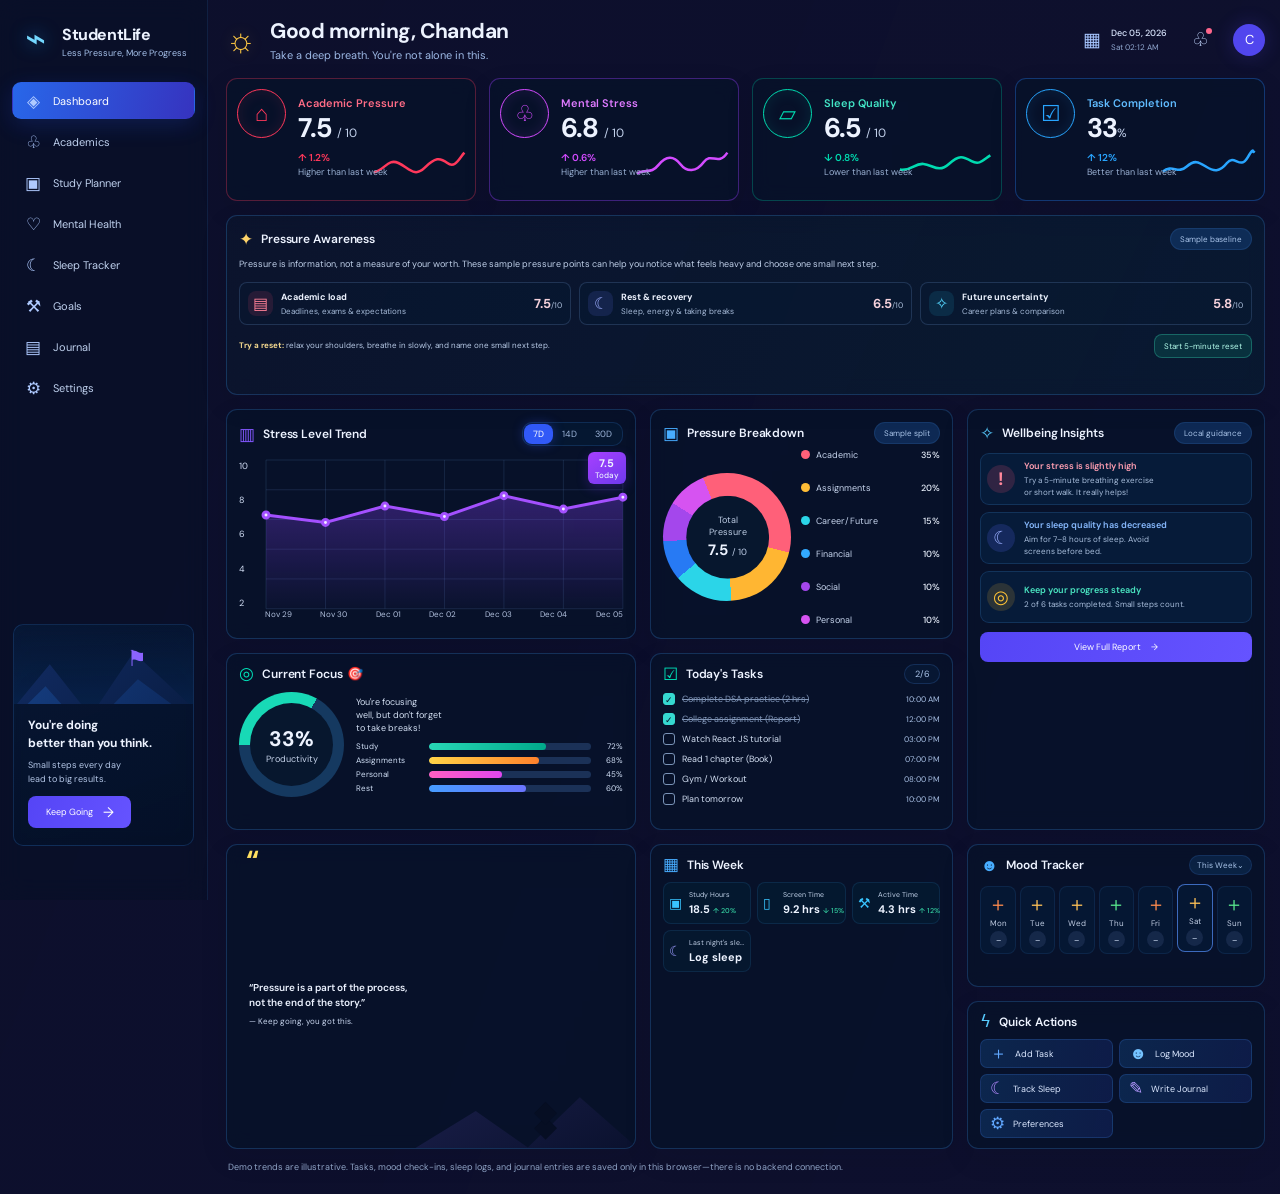
<file: StudentLife/index.html>
<!DOCTYPE html>
<html lang="en">

<head>
    <meta charset="UTF-8">
    <meta name="viewport" content="width=device-width, initial-scale=1.0">
    <meta name="theme-color" content="#071326">
    <title>StudentLife | Pressure dashboard</title>
    <link rel="stylesheet" href="style.css">
</head>

<body>
    <canvas class="webgl" aria-hidden="true"></canvas>
    <div class="app-shell">
        <aside class="sidebar">
            <a class="brand" href="#dashboard" aria-label="StudentLife dashboard">
                <span class="brand-mark">⌁</span>
                <span><strong>StudentLife</strong><small>Less Pressure, More Progress</small></span>
            </a>

            <nav class="navigation" aria-label="Main navigation">
                <a class="nav-link is-active" href="index.html" aria-current="page"><span class="nav-icon">◈</span>Dashboard</a>
                <a class="nav-link" href="academics.html"><span class="nav-icon">♧</span>Academics</a>
                <a class="nav-link" href="planner.html"><span class="nav-icon">▣</span>Study Planner</a>
                <a class="nav-link" href="wellbeing.html"><span class="nav-icon">♡</span>Mental Health</a>
                <a class="nav-link" href="sleep.html"><span class="nav-icon">☾</span>Sleep Tracker</a>
                <a class="nav-link" href="goals.html"><span class="nav-icon">⚒</span>Goals</a>
                <a class="nav-link" href="journal.html"><span class="nav-icon">▤</span>Journal</a>
                <a class="nav-link" href="settings.html"><span class="nav-icon">⚙</span>Settings</a>
            </nav>

            <section class="encouragement" aria-label="Encouragement">
                <div class="mountain-art" aria-hidden="true"><span>⚑</span></div>
                <h2>You're doing<br>better than you think.</h2>
                <p>Small steps every day<br>lead to big results.</p>
                <a class="button button-primary button-small" href="#focus">Keep Going <span>→</span></a>
            </section>
        </aside>

        <main class="dashboard" id="dashboard">
            <header class="topbar">
                <div class="welcome">
                    <span class="sun-icon" aria-hidden="true">☼</span>
                    <div>
                        <h1><span id="greeting">Good morning</span>, <span id="profile-name">Chandan</span></h1>
                        <p>Take a deep breath. You're not alone in this.</p>
                    </div>
                </div>
                <div class="top-actions">
                    <div class="date-display"><span class="action-icon">▦</span><span><strong id="today-date">09 Oct
                                2026</strong><small id="today-time">Sat, 10:24 AM</small></span></div>
                    <button class="icon-button notification-button" type="button"
                        aria-label="Notifications">♧<i></i></button>
                    <button class="profile-avatar" type="button" aria-label="Profile">C</button>
                </div>
            </header>

            <section class="metric-grid" aria-label="Your weekly overview">
                <article class="metric-card metric-pink">
                    <div class="metric-icon">⌂</div>
                    <div class="metric-content">
                        <h2>Academic Pressure</h2>
                        <p class="metric-value">7.5 <span>/ 10</span></p>
                        <p class="metric-change">↑ 1.2% <span>Higher than last week</span></p>
                    </div>
                    <svg class="sparkline" viewBox="0 0 100 36" aria-hidden="true">
                        <path d="M2 28 C14 25 17 13 28 18 S45 34 56 23 72 12 80 18 92 14 98 7" />
                    </svg>
                </article>
                <article class="metric-card metric-purple">
                    <div class="metric-icon">♧</div>
                    <div class="metric-content">
                        <h2>Mental Stress</h2>
                        <p class="metric-value">6.8 <span>/ 10</span></p>
                        <p class="metric-change">↑ 0.6% <span>Higher than last week</span></p>
                    </div>
                    <svg class="sparkline" viewBox="0 0 100 36" aria-hidden="true">
                        <path d="M2 29 C12 24 17 30 25 20 S41 10 48 19 65 28 73 17 88 22 98 7" />
                    </svg>
                </article>
                <article class="metric-card metric-teal">
                    <div class="metric-icon">▱</div>
                    <div class="metric-content">
                        <h2>Sleep Quality</h2>
                        <p class="metric-value">6.5 <span>/ 10</span></p>
                        <p class="metric-change positive">↓ 0.8% <span>Lower than last week</span></p>
                    </div>
                    <svg class="sparkline" viewBox="0 0 100 36" aria-hidden="true">
                        <path d="M2 25 C15 27 17 18 27 19 S43 29 54 19 69 11 78 16 91 14 98 10" />
                    </svg>
                </article>
                <article class="metric-card metric-blue">
                    <div class="metric-icon">☑</div>
                    <div class="metric-content">
                        <h2>Task Completion</h2>
                        <p class="metric-value">72<span>%</span></p>
                        <p class="metric-change">↑ 12% <span>Better than last week</span></p>
                    </div>
                    <svg class="sparkline" viewBox="0 0 100 36" aria-hidden="true">
                        <path d="M2 27 C12 19 18 30 27 22 S40 17 48 22 62 28 70 18 84 26 92 12 97 10 99 5" />
                    </svg>
                </article>
            </section>

            <section class="content-grid" aria-label="Dashboard details">
                <article class="panel trend-panel" id="academics">
                    <div class="panel-heading">
                        <h2><span class="heading-icon purple-text">▥</span>Stress Level Trend</h2>
                        <div class="segmented-control" role="group" aria-label="Trend time range"><button
                                class="is-selected" type="button" data-range="7D">7D</button><button type="button"
                                data-range="14D">14D</button><button type="button" data-range="30D">30D</button></div>
                    </div>
                    <div class="chart">
                        <div class="chart-y-labels">
                            <span>10</span><span>8</span><span>6</span><span>4</span><span>2</span>
                        </div>
                        <div class="chart-area">
                            <svg viewBox="0 0 600 250" preserveAspectRatio="none" role="img"
                                aria-label="Stress levels stayed between 5.8 and 7.5 over the last seven days">
                                <defs>
                                    <linearGradient id="chart-fill" x1="0" x2="0" y1="0" y2="1">
                                        <stop offset="0%" stop-color="#8b42ff" stop-opacity=".32" />
                                        <stop offset="100%" stop-color="#8b42ff" stop-opacity=".02" />
                                    </linearGradient>
                                </defs>
                                <path class="chart-gridline"
                                    d="M0 0H600 M0 50H600 M0 100H600 M0 150H600 M0 200H600 M0 250H600 M0 0V250 M100 0V250 M200 0V250 M300 0V250 M400 0V250 M500 0V250 M600 0V250" />
                                <path class="chart-area-fill"
                                    d="M0 105 C40 112 62 126 100 120 S166 82 200 91 265 115 300 102 366 68 400 74 465 101 500 91 565 72 600 60 V250 H0Z" />
                                <path class="chart-line"
                                    d="M0 105 C40 112 62 126 100 120 S166 82 200 91 265 115 300 102 366 68 400 74 465 101 500 91 565 72 600 60" />
                                <g class="chart-points">
                                    <circle cx="0" cy="105" r="5" />
                                    <circle cx="100" cy="120" r="5" />
                                    <circle cx="200" cy="91" r="5" />
                                    <circle cx="300" cy="102" r="5" />
                                    <circle cx="400" cy="74" r="5" />
                                    <circle cx="500" cy="91" r="5" />
                                    <circle cx="600" cy="60" r="5" />
                                </g>
                            </svg>
                            <span class="chart-tooltip">7.5<small>Today</small></span>
                        </div>
                    </div>
                    <div class="chart-x-labels"><span>03 Oct</span><span>04 Oct</span><span>05 Oct</span><span>06
                            Oct</span><span>07 Oct</span><span>08 Oct</span><span>09 Oct</span></div>
                </article>

                <article class="panel breakdown-panel">
                    <div class="panel-heading">
                        <h2><span class="heading-icon blue-text">▣</span>Pressure Breakdown</h2>
                        <span class="tag">Sample split</span>
                    </div>
                    <div class="breakdown-content">
                        <div class="donut">
                            <div><span>Total<br>Pressure</span><strong>7.5 <small>/ 10</small></strong></div>
                        </div>
                        <ul class="legend">
                            <li><button type="button" data-topic="academic"><i
                                        class="legend-pink"></i><span>Academic</span><strong>35%</strong></button></li>
                            <li><button type="button" data-topic="academic"><i
                                        class="legend-yellow"></i><span>Assignments</span><strong>20%</strong></button>
                            </li>
                            <li><button type="button" data-topic="future"><i
                                        class="legend-cyan"></i><span>Career/Future</span><strong>15%</strong></button>
                            </li>
                            <li><button type="button" data-topic="future"><i
                                        class="legend-blue"></i><span>Financial</span><strong>10%</strong></button></li>
                            <li><button type="button" data-topic="future"><i
                                        class="legend-purple"></i><span>Social</span><strong>10%</strong></button></li>
                            <li><button type="button" data-topic="future"><i
                                        class="legend-violet"></i><span>Personal</span><strong>10%</strong></button>
                            </li>
                        </ul>
                    </div>
                </article>

                <article class="panel insights-panel" id="insights">
                    <div class="panel-heading">
                        <h2><span class="heading-icon cyan-text">✧</span>Wellbeing Insights</h2><span class="tag">Local
                            guidance</span>
                    </div>
                    <div class="insight-list">
                        <div class="insight insight-alert"><span class="insight-emoji">!</span>
                            <div><strong>Your stress is slightly high</strong>
                                <p>Try a 5-minute breathing exercise<br class="wide-only"> or short walk. It really
                                    helps!</p>
                            </div>
                        </div>
                        <div class="insight insight-sleep"><span class="insight-emoji">☾</span>
                            <div><strong>Your sleep quality has decreased</strong>
                                <p>Aim for 7–8 hours of sleep. Avoid<br class="wide-only"> screens before bed.</p>
                            </div>
                        </div>
                        <div class="insight insight-good"><span class="insight-emoji">◎</span>
                            <div><strong>Good progress on tasks!</strong>
                                <p>You're 12% ahead this week.<br class="wide-only"> Keep it up!</p>
                            </div>
                        </div>
                    </div>
                    <a class="button button-primary report-button" href="#journal">View Full Report <span>→</span></a>
                </article>

                <article class="panel awareness-panel" id="wellbeing">
                    <div class="panel-heading">
                        <h2><span class="heading-icon yellow-text">✦</span>Pressure Awareness</h2>
                        <span class="tag">Sample baseline</span>
                    </div>
                    <p class="awareness-intro">Pressure is information, not a measure of your worth. These sample
                        pressure points can help you notice what feels heavy and choose one small next step.</p>
                    <div class="pressure-points">
                        <button class="pressure-point pressure-academic" type="button" data-topic="academic">
                            <span class="pressure-point-icon">▤</span><span><strong>Academic
                                    load</strong><small>Deadlines, exams &amp;
                                    expectations</small></span><b>7.5<small>/10</small></b>
                        </button>
                        <button class="pressure-point pressure-sleep" type="button" data-topic="sleep">
                            <span class="pressure-point-icon">☾</span><span><strong>Rest &amp;
                                    recovery</strong><small>Sleep, energy &amp; taking
                                    breaks</small></span><b>6.5<small>/10</small></b>
                        </button>
                        <button class="pressure-point pressure-future" type="button" data-topic="future">
                            <span class="pressure-point-icon">✧</span><span><strong>Future
                                    uncertainty</strong><small>Career plans &amp;
                                    comparison</small></span><b>5.8<small>/10</small></b>
                        </button>
                    </div>
                    <div class="awareness-footer">
                        <p><strong>Try a reset:</strong> relax your shoulders, breathe in slowly, and name one small
                            next step.</p>
                        <button class="button breathing-button" type="button" data-action="breathing">Start 5-minute
                            reset</button>
                    </div>
                </article>

                <article class="panel focus-panel" id="focus">
                    <div class="panel-heading">
                        <h2><span class="heading-icon teal-text">◎</span>Current Focus <span
                                class="target-icon">🎯</span></h2>
                    </div>
                    <div class="focus-content">
                        <div class="progress-ring">
                            <div><strong>72%</strong><span>Productivity</span></div>
                        </div>
                        <div class="focus-breakdown">
                            <p>You're focusing<br>well, but don't forget<br>to take breaks!</p>
                            <div class="progress-row"><span>Study</span>
                                <div><i style="width:72%"></i></div><b>72%</b>
                            </div>
                            <div class="progress-row orange"><span>Assignments</span>
                                <div><i style="width:68%"></i></div><b>68%</b>
                            </div>
                            <div class="progress-row pink"><span>Personal</span>
                                <div><i style="width:45%"></i></div><b>45%</b>
                            </div>
                            <div class="progress-row blue"><span>Rest</span>
                                <div><i style="width:60%"></i></div><b>60%</b>
                            </div>
                        </div>
                    </div>
                </article>

                <article class="panel tasks-panel" id="planner">
                    <div class="panel-heading">
                        <h2><span class="heading-icon teal-text">☑</span>Today's Tasks</h2><span
                            class="tag task-count">3/6</span>
                    </div>
                    <ul class="task-list">
                        <li class="task-item is-done"><label><input type="checkbox" checked><span
                                    class="custom-checkbox"></span><span class="task-name">Complete DSA practice (2
                                    hrs)</span></label><time>10:00 AM</time></li>
                        <li class="task-item is-done"><label><input type="checkbox" checked><span
                                    class="custom-checkbox"></span><span class="task-name">College assignment
                                    (Report)</span></label><time>12:00 PM</time></li>
                        <li class="task-item"><label><input type="checkbox"><span class="custom-checkbox"></span><span
                                    class="task-name">Watch React JS tutorial</span></label><time>03:00 PM</time></li>
                        <li class="task-item"><label><input type="checkbox"><span class="custom-checkbox"></span><span
                                    class="task-name">Read 1 chapter (Book)</span></label><time>07:00 PM</time></li>
                        <li class="task-item"><label><input type="checkbox"><span class="custom-checkbox"></span><span
                                    class="task-name">Gym / Workout</span></label><time>08:00 PM</time></li>
                        <li class="task-item"><label><input type="checkbox"><span class="custom-checkbox"></span><span
                                    class="task-name">Plan tomorrow</span></label><time>10:00 PM</time></li>
                    </ul>
                </article>

                <article class="quote-card" id="journal">
                    <div class="quote-mark">“</div>
                    <blockquote>“Pressure is a part of the process,<br>not the end of the story.”</blockquote>
                    <p>— Keep going, you got this.</p>
                    <div class="quote-silhouette" aria-hidden="true">◆</div>
                </article>

                <article class="panel week-panel" id="sleep-tracker">
                    <div class="panel-heading">
                        <h2><span class="heading-icon blue-text">▦</span>This Week</h2>
                    </div>
                    <div class="week-stats" id="week-stats">
                        <div><span>▣</span><small>Study Hours</small><strong>18.5 <i>↑ 20%</i></strong></div>
                        <div><span>▯</span><small>Screen Time</small><strong>9.2 hrs <i>↓ 15%</i></strong></div>
                        <div><span>⚒</span><small>Active Time</small><strong>4.3 hrs <i>↑ 12%</i></strong></div>
                        <button class="sleep-stat" type="button" data-action="sleep"><span>☾</span><small>Last night's
                                sleep</small><strong id="sleep-summary">Log sleep</strong></button>
                    </div>
                </article>

                <article class="panel mood-panel">
                    <div class="panel-heading">
                        <h2><span class="heading-icon blue-text">☻</span>Mood Tracker</h2><button class="tag mood-range"
                            type="button">This Week⌄</button>
                    </div>
                    <div class="mood-days" aria-label="Select your mood for each day"><button class="mood-day"
                            type="button" data-day="Mon"
                            aria-label="Monday mood: unhappy"><span>☹</span><small>Mon</small><b>5</b></button><button
                            class="mood-day" type="button" data-day="Tue"
                            aria-label="Tuesday mood: neutral"><span>😐</span><small>Tue</small><b>6</b></button><button
                            class="mood-day" type="button" data-day="Wed"
                            aria-label="Wednesday mood: unsure"><span>😕</span><small>Wed</small><b>5</b></button><button
                            class="mood-day" type="button" data-day="Thu"
                            aria-label="Thursday mood: happy"><span>☺</span><small>Thu</small><b>7</b></button><button
                            class="mood-day" type="button" data-day="Fri"
                            aria-label="Friday mood: sad"><span>☻</span><small>Fri</small><b>4</b></button><button
                            class="mood-day" type="button" data-day="Sat"
                            aria-label="Saturday mood: okay"><span>☻</span><small>Sat</small><b>6</b></button><button
                            class="mood-day" type="button" data-day="Sun"
                            aria-label="Sunday mood: happy"><span>☺</span><small>Sun</small><b>8</b></button></div>
                </article>

                <article class="panel quick-panel" id="settings">
                    <div class="panel-heading">
                        <h2><span class="heading-icon cyan-text">ϟ</span>Quick Actions</h2>
                    </div>
                    <div class="quick-actions"><button type="button" data-action="task"><span>＋</span>Add
                            Task</button><button type="button" data-action="mood"><span>☻</span>Log Mood</button><button
                            type="button" data-action="sleep"><span>☾</span>Track Sleep</button><button type="button"
                            data-action="journal"><span>✎</span>Write Journal</button><button type="button"
                            data-action="settings"><span>⚙</span>Preferences</button></div>
                </article>
            </section>
            <p class="privacy-note">Demo trends are illustrative. Tasks, mood check-ins, sleep logs, and journal entries
                are saved only in this browser—there is no backend connection.</p>
        </main>
    </div>
    <dialog class="app-dialog" aria-labelledby="dialog-title">
        <div class="dialog-header">
            <h2 id="dialog-title"></h2><button class="dialog-close" type="button" aria-label="Close dialog">×</button>
        </div>
        <div class="dialog-content"></div>
    </dialog>
    <div class="toast" role="status" aria-live="polite"></div>
    <script type="module" src="script.js"></script>
    <script src="dashboard.js" defer></script>
</body>

</html>
</file>
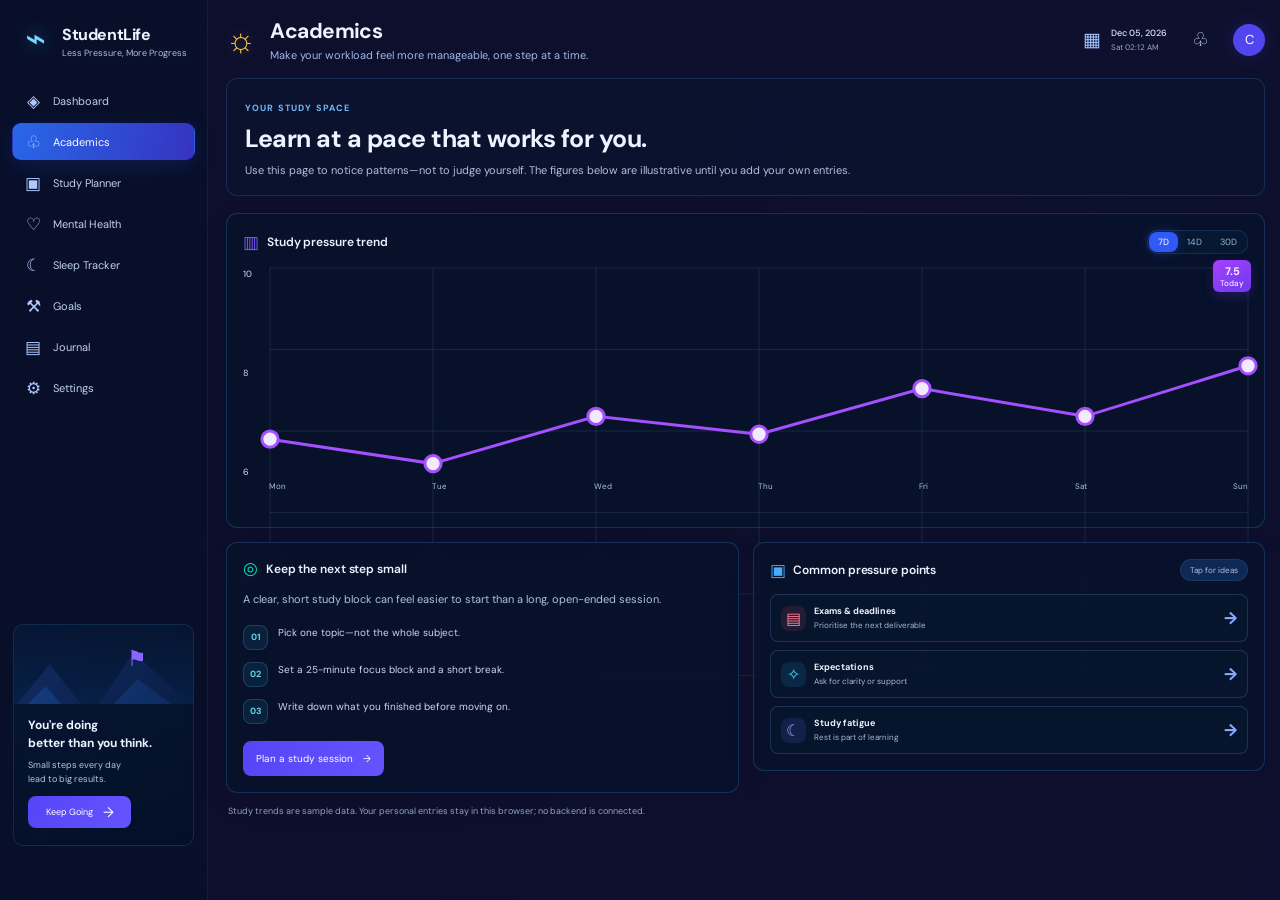
<file: StudentLife/academics.html>
<!DOCTYPE html>
<html lang="en">

<head>
    <meta charset="UTF-8">
    <meta name="viewport" content="width=device-width, initial-scale=1.0">
    <meta name="theme-color" content="#071326">
    <title>Academics | StudentLife</title>
    <link rel="stylesheet" href="style.css">
</head>

<body data-page="academics">
    <canvas class="webgl" aria-hidden="true"></canvas>
    <div class="app-shell">
        <aside class="sidebar">
            <a class="brand" href="index.html" aria-label="StudentLife dashboard"><span
                    class="brand-mark">⌁</span><span><strong>StudentLife</strong><small>Less Pressure, More
                        Progress</small></span></a>
            <nav class="navigation" aria-label="Main navigation">
                <a class="nav-link" href="index.html"><span class="nav-icon">◈</span>Dashboard</a>
                <a class="nav-link is-active" href="academics.html" aria-current="page"><span
                        class="nav-icon">♧</span>Academics</a>
                <a class="nav-link" href="planner.html"><span class="nav-icon">▣</span>Study Planner</a>
                <a class="nav-link" href="wellbeing.html"><span class="nav-icon">♡</span>Mental Health</a>
                <a class="nav-link" href="sleep.html"><span class="nav-icon">☾</span>Sleep Tracker</a>
                <a class="nav-link" href="goals.html"><span class="nav-icon">⚒</span>Goals</a>
                <a class="nav-link" href="journal.html"><span class="nav-icon">▤</span>Journal</a>
                <a class="nav-link" href="settings.html"><span class="nav-icon">⚙</span>Settings</a>
            </nav>
            <section class="encouragement">
                <div class="mountain-art" aria-hidden="true"><span>⚑</span></div>
                <h2>You're doing<br>better than you think.</h2>
                <p>Small steps every day<br>lead to big results.</p><a class="button button-small"
                    href="goals.html">Keep Going <span>→</span></a>
            </section>
        </aside>
        <main class="dashboard standalone-page">
            <header class="topbar">
                <div class="welcome"><span class="sun-icon" aria-hidden="true">☼</span>
                    <div>
                        <h1>Academics</h1>
                        <p>Make your workload feel more manageable, one step at a time.</p>
                    </div>
                </div>
                <div class="top-actions">
                    <div class="date-display"><span class="action-icon">▦</span><span><strong
                                data-current-date></strong><small data-current-time></small></span></div><button
                        class="icon-button notification-button" type="button"
                        aria-label="Wellbeing reminder">♧</button><a class="profile-avatar" href="settings.html"
                        aria-label="Profile and settings">C</a>
                </div>
            </header>
            <section class="page-intro"><span class="page-eyebrow">YOUR STUDY SPACE</span>
                <h2>Learn at a pace that works for you.</h2>
                <p>Use this page to notice patterns—not to judge yourself. The figures below are illustrative until you
                    add your own entries.</p>
            </section>
            <section class="section-layout">
                <article class="panel standalone-panel academic-trend">
                    <div class="panel-heading">
                        <h2><span class="heading-icon purple-text">▥</span>Study pressure trend</h2>
                        <div class="segmented-control" role="group" aria-label="Select trend range"><button
                                class="is-selected" type="button" data-academic-range="7D">7D</button><button
                                type="button" data-academic-range="14D">14D</button><button type="button"
                                data-academic-range="30D">30D</button></div>
                    </div>
                    <div class="chart academic-chart">
                        <div class="chart-y-labels">
                            <span>10</span><span>8</span><span>6</span><span>4</span><span>2</span></div>
                        <div class="chart-area"><svg viewBox="0 0 600 250" preserveAspectRatio="none" role="img"
                                aria-label="Illustrative study pressure trend">
                                <path class="chart-gridline"
                                    d="M0 0H600 M0 50H600 M0 100H600 M0 150H600 M0 200H600 M0 250H600 M0 0V250 M100 0V250 M200 0V250 M300 0V250 M400 0V250 M500 0V250 M600 0V250" />
                                <path class="chart-area-fill"
                                    d="M0 105 L100 120 L200 91 L300 102 L400 74 L500 91 L600 60 V250 H0Z" />
                                <path class="chart-line" d="M0 105 L100 120 L200 91 L300 102 L400 74 L500 91 L600 60" />
                                <g class="chart-points">
                                    <circle cx="0" cy="105" r="5" />
                                    <circle cx="100" cy="120" r="5" />
                                    <circle cx="200" cy="91" r="5" />
                                    <circle cx="300" cy="102" r="5" />
                                    <circle cx="400" cy="74" r="5" />
                                    <circle cx="500" cy="91" r="5" />
                                    <circle cx="600" cy="60" r="5" />
                                </g>
                            </svg><span class="chart-tooltip">7.5<small>Today</small></span></div>
                    </div>
                    <div class="chart-x-labels">
                        <span>Mon</span><span>Tue</span><span>Wed</span><span>Thu</span><span>Fri</span><span>Sat</span><span>Sun</span>
                    </div>
                </article>
                <article class="panel standalone-panel">
                    <div class="panel-heading">
                        <h2><span class="heading-icon teal-text">◎</span>Keep the next step small</h2>
                    </div>
                    <p class="panel-copy">A clear, short study block can feel easier to start than a long, open-ended
                        session.</p>
                    <div class="tip-list">
                        <div><b>01</b><span>Pick one topic—not the whole subject.</span></div>
                        <div><b>02</b><span>Set a 25-minute focus block and a short break.</span></div>
                        <div><b>03</b><span>Write down what you finished before moving on.</span></div>
                    </div>
                    <a class="button button-primary page-button" href="planner.html">Plan a study session
                        <span>→</span></a>
                </article>
                <article class="panel standalone-panel">
                    <div class="panel-heading">
                        <h2><span class="heading-icon blue-text">▣</span>Common pressure points</h2><span
                            class="tag">Tap for ideas</span>
                    </div>
                    <div class="pressure-points page-pressure-points"><button class="pressure-point" type="button"
                            data-topic="academic"><span class="pressure-point-icon">▤</span><span><strong>Exams &amp;
                                    deadlines</strong><small>Prioritise the next
                                    deliverable</small></span><b>→</b></button><button
                            class="pressure-point pressure-future" type="button" data-topic="future"><span
                                class="pressure-point-icon">✧</span><span><strong>Expectations</strong><small>Ask for
                                    clarity or support</small></span><b>→</b></button><button
                            class="pressure-point pressure-sleep" type="button" data-topic="sleep"><span
                                class="pressure-point-icon">☾</span><span><strong>Study fatigue</strong><small>Rest is
                                    part of learning</small></span><b>→</b></button></div>
                </article>
            </section>
            <p class="privacy-note">Study trends are sample data. Your personal entries stay in this browser; no backend
                is connected.</p>
        </main>
    </div>
    <dialog class="app-dialog" aria-labelledby="dialog-title">
        <div class="dialog-header">
            <h2 id="dialog-title"></h2><button class="dialog-close" type="button" aria-label="Close dialog">×</button>
        </div>
        <div class="dialog-content"></div>
    </dialog>
    <div class="toast" role="status" aria-live="polite"></div>
    <script type="module" src="script.js"></script>
    <script src="page.js" defer></script>
</body>

</html>
</file>
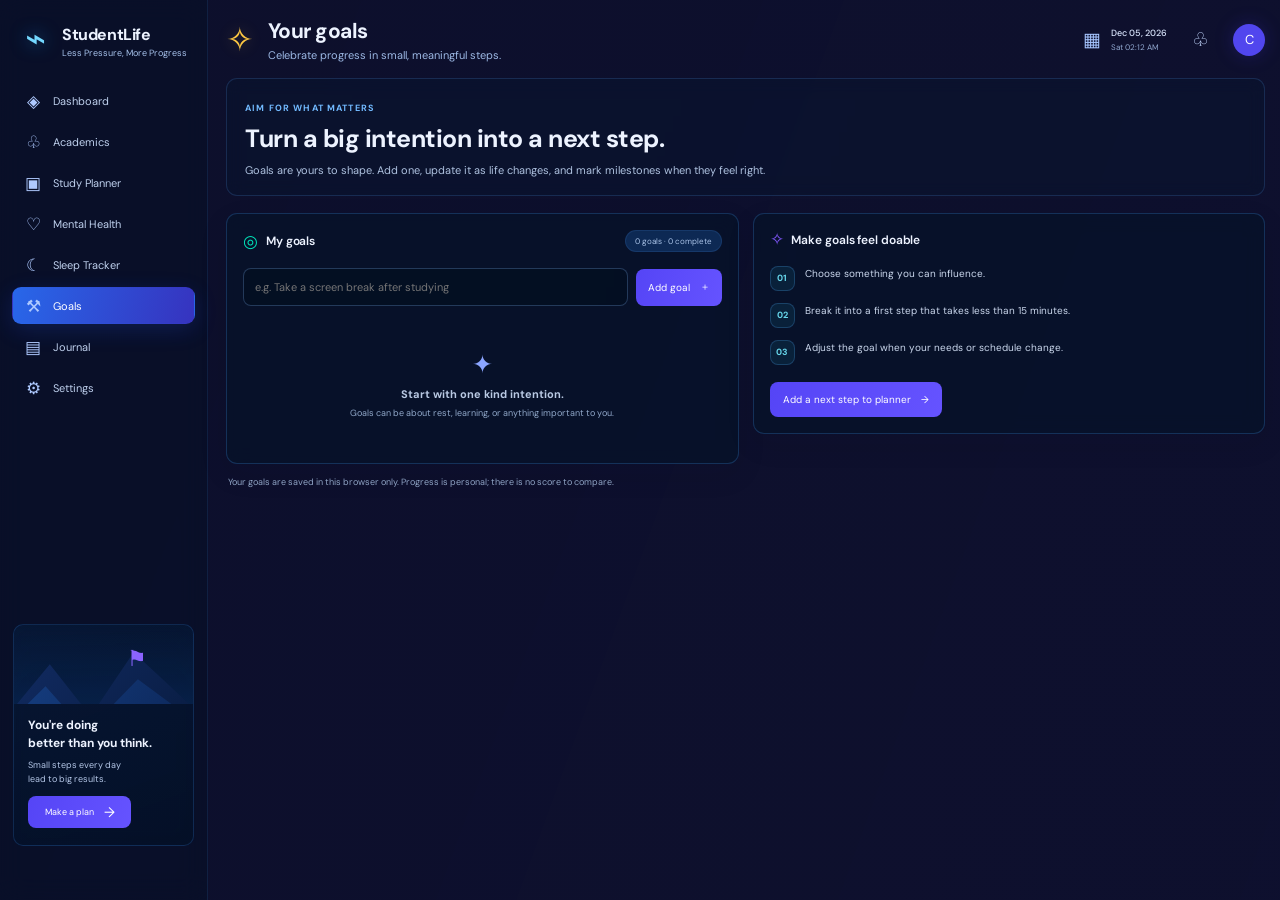
<file: StudentLife/goals.html>
<!DOCTYPE html>
<html lang="en">

<head>
    <meta charset="UTF-8">
    <meta name="viewport" content="width=device-width, initial-scale=1.0">
    <meta name="theme-color" content="#071326">
    <title>Goals | StudentLife</title>
    <link rel="stylesheet" href="style.css">
</head>

<body data-page="goals">
    <canvas class="webgl" aria-hidden="true"></canvas>
    <div class="app-shell">
        <aside class="sidebar">
            <a class="brand" href="index.html" aria-label="StudentLife dashboard"><span
                    class="brand-mark">⌁</span><span><strong>StudentLife</strong><small>Less Pressure, More
                        Progress</small></span></a>
            <nav class="navigation" aria-label="Main navigation">
                <a class="nav-link" href="index.html"><span class="nav-icon">◈</span>Dashboard</a><a class="nav-link"
                    href="academics.html"><span class="nav-icon">♧</span>Academics</a><a class="nav-link"
                    href="planner.html"><span class="nav-icon">▣</span>Study Planner</a><a class="nav-link"
                    href="wellbeing.html"><span class="nav-icon">♡</span>Mental Health</a><a class="nav-link"
                    href="sleep.html"><span class="nav-icon">☾</span>Sleep Tracker</a><a class="nav-link is-active"
                    href="goals.html" aria-current="page"><span class="nav-icon">⚒</span>Goals</a><a class="nav-link"
                    href="journal.html"><span class="nav-icon">▤</span>Journal</a><a class="nav-link"
                    href="settings.html"><span class="nav-icon">⚙</span>Settings</a>
            </nav>
            <section class="encouragement">
                <div class="mountain-art" aria-hidden="true"><span>⚑</span></div>
                <h2>You're doing<br>better than you think.</h2>
                <p>Small steps every day<br>lead to big results.</p><a class="button button-small"
                    href="planner.html">Make a plan <span>→</span></a>
            </section>
        </aside>
        <main class="dashboard standalone-page">
            <header class="topbar">
                <div class="welcome"><span class="sun-icon" aria-hidden="true">✧</span>
                    <div>
                        <h1>Your goals</h1>
                        <p>Celebrate progress in small, meaningful steps.</p>
                    </div>
                </div>
                <div class="top-actions">
                    <div class="date-display"><span class="action-icon">▦</span><span><strong
                                data-current-date></strong><small data-current-time></small></span></div><button
                        class="icon-button notification-button" type="button"
                        aria-label="Wellbeing reminder">♧</button><a class="profile-avatar" href="settings.html"
                        aria-label="Profile and settings">C</a>
                </div>
            </header>
            <section class="page-intro"><span class="page-eyebrow">AIM FOR WHAT MATTERS</span>
                <h2>Turn a big intention into a next step.</h2>
                <p>Goals are yours to shape. Add one, update it as life changes, and mark milestones when they feel
                    right.</p>
            </section>
            <section class="section-layout">
                <article class="panel standalone-panel">
                    <div class="panel-heading">
                        <h2><span class="heading-icon teal-text">◎</span>My goals</h2><span class="tag"
                            id="goal-count">0 goals</span>
                    </div>
                    <form class="inline-form" id="goal-form"><label class="sr-only" for="goal-input">Add a personal
                            goal</label><input id="goal-input" name="goal" maxlength="100" required
                            placeholder="e.g. Take a screen break after studying"><button
                            class="button button-primary inline-button" type="submit">Add goal <span>＋</span></button>
                    </form>
                    <ul class="goal-list" id="goal-list"></ul>
                    <div class="empty-state" id="goal-empty"><span>✦</span><strong>Start with one kind
                            intention.</strong>
                        <p>Goals can be about rest, learning, or anything important to you.</p>
                    </div>
                </article>
                <article class="panel standalone-panel">
                    <div class="panel-heading">
                        <h2><span class="heading-icon purple-text">✧</span>Make goals feel doable</h2>
                    </div>
                    <div class="tip-list">
                        <div><b>01</b><span>Choose something you can influence.</span></div>
                        <div><b>02</b><span>Break it into a first step that takes less than 15 minutes.</span></div>
                        <div><b>03</b><span>Adjust the goal when your needs or schedule change.</span></div>
                    </div>
                    <a class="button button-primary page-button" href="planner.html">Add a next step to planner
                        <span>→</span></a>
                </article>
            </section>
            <p class="privacy-note">Your goals are saved in this browser only. Progress is personal; there is no score
                to compare.</p>
        </main>
    </div>
    <dialog class="app-dialog" aria-labelledby="dialog-title">
        <div class="dialog-header">
            <h2 id="dialog-title"></h2><button class="dialog-close" type="button" aria-label="Close dialog">×</button>
        </div>
        <div class="dialog-content"></div>
    </dialog>
    <div class="toast" role="status" aria-live="polite"></div>
    <script type="module" src="script.js"></script>
    <script src="page.js" defer></script>
</body>

</html>
</file>
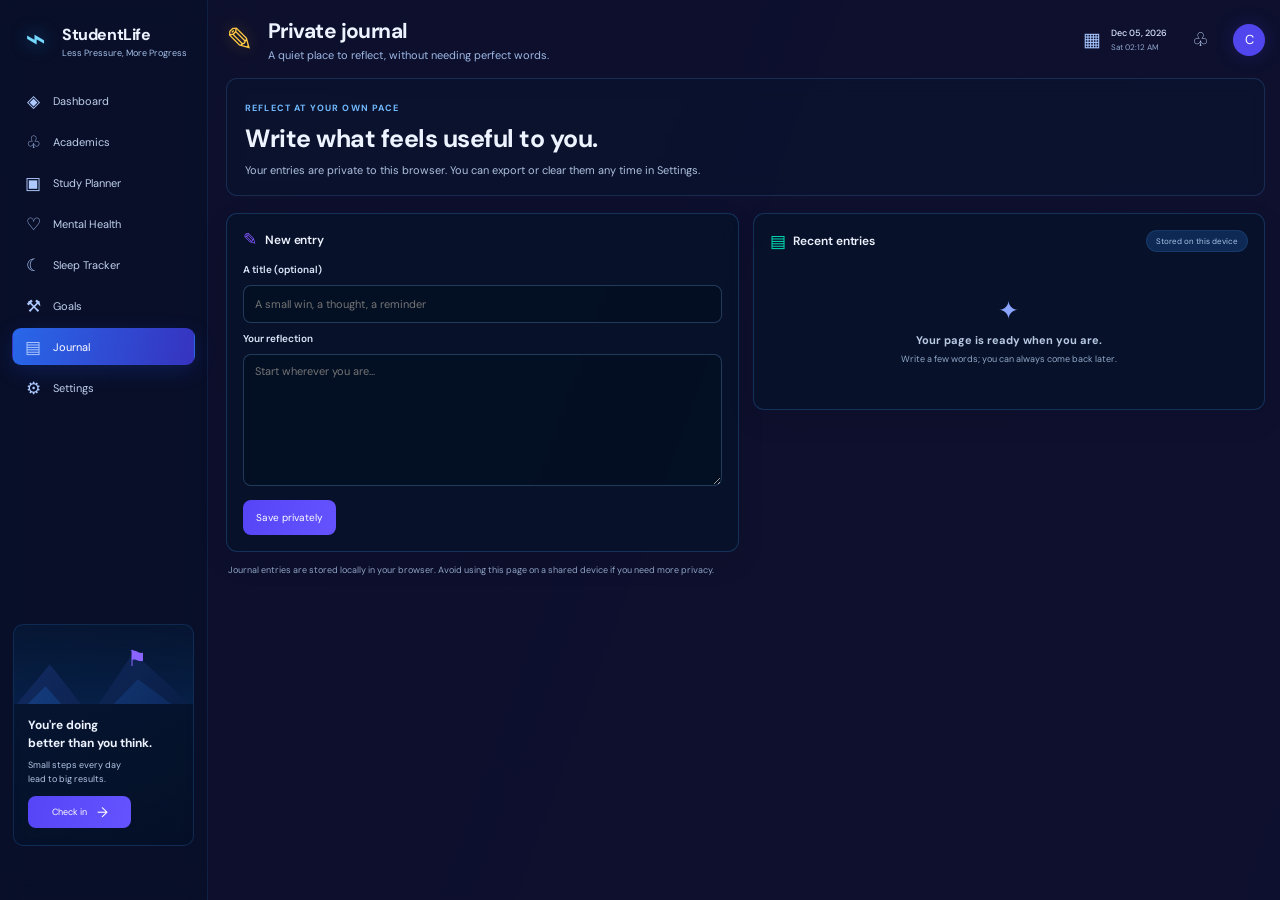
<file: StudentLife/journal.html>
<!DOCTYPE html>
<html lang="en">
<head>
    <meta charset="UTF-8"><meta name="viewport" content="width=device-width, initial-scale=1.0">
    <meta name="theme-color" content="#071326"><title>Journal | StudentLife</title>
    <link rel="stylesheet" href="style.css">
</head>
<body data-page="journal">
    <canvas class="webgl" aria-hidden="true"></canvas><div class="app-shell">
        <aside class="sidebar">
            <a class="brand" href="index.html" aria-label="StudentLife dashboard"><span class="brand-mark">⌁</span><span><strong>StudentLife</strong><small>Less Pressure, More Progress</small></span></a>
            <nav class="navigation" aria-label="Main navigation">
                <a class="nav-link" href="index.html"><span class="nav-icon">◈</span>Dashboard</a><a class="nav-link" href="academics.html"><span class="nav-icon">♧</span>Academics</a><a class="nav-link" href="planner.html"><span class="nav-icon">▣</span>Study Planner</a><a class="nav-link" href="wellbeing.html"><span class="nav-icon">♡</span>Mental Health</a><a class="nav-link" href="sleep.html"><span class="nav-icon">☾</span>Sleep Tracker</a><a class="nav-link" href="goals.html"><span class="nav-icon">⚒</span>Goals</a><a class="nav-link is-active" href="journal.html" aria-current="page"><span class="nav-icon">▤</span>Journal</a><a class="nav-link" href="settings.html"><span class="nav-icon">⚙</span>Settings</a>
            </nav><section class="encouragement"><div class="mountain-art" aria-hidden="true"><span>⚑</span></div><h2>You're doing<br>better than you think.</h2><p>Small steps every day<br>lead to big results.</p><a class="button button-small" href="wellbeing.html">Check in <span>→</span></a></section>
        </aside>
        <main class="dashboard standalone-page">
            <header class="topbar"><div class="welcome"><span class="sun-icon" aria-hidden="true">✎</span><div><h1>Private journal</h1><p>A quiet place to reflect, without needing perfect words.</p></div></div><div class="top-actions"><div class="date-display"><span class="action-icon">▦</span><span><strong data-current-date></strong><small data-current-time></small></span></div><button class="icon-button notification-button" type="button" aria-label="Wellbeing reminder">♧</button><a class="profile-avatar" href="settings.html" aria-label="Profile and settings">C</a></div></header>
            <section class="page-intro"><span class="page-eyebrow">REFLECT AT YOUR OWN PACE</span><h2>Write what feels useful to you.</h2><p>Your entries are private to this browser. You can export or clear them any time in Settings.</p></section>
            <section class="section-layout">
                <article class="panel standalone-panel">
                    <div class="panel-heading"><h2><span class="heading-icon purple-text">✎</span>New entry</h2></div>
                    <form class="page-form" id="journal-form"><label for="journal-title">A title (optional)</label><input id="journal-title" name="title" maxlength="80" placeholder="A small win, a thought, a reminder"><label for="journal-text">Your reflection</label><textarea id="journal-text" name="text" rows="8" maxlength="2000" required placeholder="Start wherever you are…"></textarea><button class="button button-primary page-button" type="submit">Save privately</button></form>
                </article>
                <article class="panel standalone-panel">
                    <div class="panel-heading"><h2><span class="heading-icon teal-text">▤</span>Recent entries</h2><span class="tag">Stored on this device</span></div>
                    <div class="entry-list journal-list" id="journal-list"></div><div class="empty-state" id="journal-empty"><span>✦</span><strong>Your page is ready when you are.</strong><p>Write a few words; you can always come back later.</p></div>
                </article>
            </section>
            <p class="privacy-note">Journal entries are stored locally in your browser. Avoid using this page on a shared device if you need more privacy.</p>
        </main>
    </div>
    <dialog class="app-dialog" aria-labelledby="dialog-title"><div class="dialog-header"><h2 id="dialog-title"></h2><button class="dialog-close" type="button" aria-label="Close dialog">×</button></div><div class="dialog-content"></div></dialog><div class="toast" role="status" aria-live="polite"></div>
    <script type="module" src="script.js"></script><script src="page.js" defer></script>
</body>
</html>
</file>
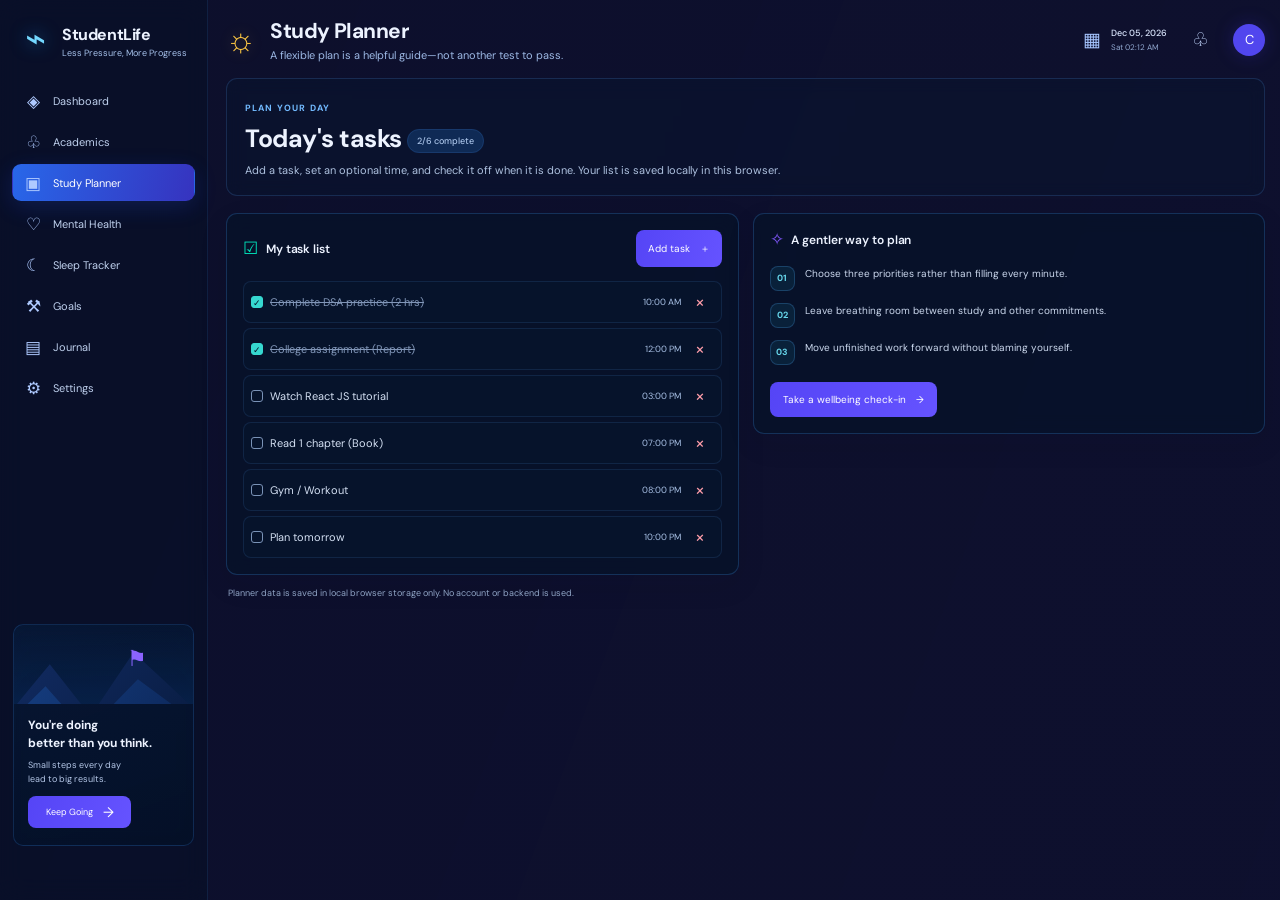
<file: StudentLife/planner.html>
<!DOCTYPE html>
<html lang="en">

<head>
    <meta charset="UTF-8">
    <meta name="viewport" content="width=device-width, initial-scale=1.0">
    <meta name="theme-color" content="#071326">
    <title>Study Planner | StudentLife</title>
    <link rel="stylesheet" href="style.css">
</head>

<body data-page="planner">
    <canvas class="webgl" aria-hidden="true"></canvas>
    <div class="app-shell">
        <aside class="sidebar">
            <a class="brand" href="index.html" aria-label="StudentLife dashboard"><span
                    class="brand-mark">⌁</span><span><strong>StudentLife</strong><small>Less Pressure, More
                        Progress</small></span></a>
            <nav class="navigation" aria-label="Main navigation">
                <a class="nav-link" href="index.html"><span class="nav-icon">◈</span>Dashboard</a><a class="nav-link"
                    href="academics.html"><span class="nav-icon">♧</span>Academics</a><a class="nav-link is-active"
                    href="planner.html" aria-current="page"><span class="nav-icon">▣</span>Study Planner</a><a
                    class="nav-link" href="wellbeing.html"><span class="nav-icon">♡</span>Mental Health</a><a
                    class="nav-link" href="sleep.html"><span class="nav-icon">☾</span>Sleep Tracker</a><a
                    class="nav-link" href="goals.html"><span class="nav-icon">⚒</span>Goals</a><a class="nav-link"
                    href="journal.html"><span class="nav-icon">▤</span>Journal</a><a class="nav-link"
                    href="settings.html"><span class="nav-icon">⚙</span>Settings</a>
            </nav>
            <section class="encouragement">
                <div class="mountain-art" aria-hidden="true"><span>⚑</span></div>
                <h2>You're doing<br>better than you think.</h2>
                <p>Small steps every day<br>lead to big results.</p><a class="button button-small"
                    href="goals.html">Keep Going <span>→</span></a>
            </section>
        </aside>
        <main class="dashboard standalone-page">
            <header class="topbar">
                <div class="welcome"><span class="sun-icon" aria-hidden="true">☼</span>
                    <div>
                        <h1>Study Planner</h1>
                        <p>A flexible plan is a helpful guide—not another test to pass.</p>
                    </div>
                </div>
                <div class="top-actions">
                    <div class="date-display"><span class="action-icon">▦</span><span><strong
                                data-current-date></strong><small data-current-time></small></span></div><button
                        class="icon-button notification-button" type="button"
                        aria-label="Wellbeing reminder">♧</button><a class="profile-avatar" href="settings.html"
                        aria-label="Profile and settings">C</a>
                </div>
            </header>
            <section class="page-intro"><span class="page-eyebrow">PLAN YOUR DAY</span>
                <h2>Today's tasks <span class="tag" id="planner-count">0 complete</span></h2>
                <p>Add a task, set an optional time, and check it off when it is done. Your list is saved locally in
                    this browser.</p>
            </section>
            <section class="section-layout">
                <article class="panel standalone-panel planner-main">
                    <div class="panel-heading">
                        <h2><span class="heading-icon teal-text">☑</span>My task list</h2><button
                            class="button button-primary inline-button" type="button" data-open-task>Add task
                            <span>＋</span></button>
                    </div>
                    <ul class="task-list planner-task-list" id="planner-task-list"></ul>
                    <div class="empty-state" id="planner-empty" hidden><span>✦</span><strong>A clear page is a fresh
                            start.</strong>
                        <p>Add one small task to get moving.</p>
                    </div>
                </article>
                <article class="panel standalone-panel">
                    <div class="panel-heading">
                        <h2><span class="heading-icon purple-text">✧</span>A gentler way to plan</h2>
                    </div>
                    <div class="tip-list">
                        <div><b>01</b><span>Choose three priorities rather than filling every minute.</span></div>
                        <div><b>02</b><span>Leave breathing room between study and other commitments.</span></div>
                        <div><b>03</b><span>Move unfinished work forward without blaming yourself.</span></div>
                    </div>
                    <a class="button button-primary page-button" href="wellbeing.html">Take a wellbeing check-in
                        <span>→</span></a>
                </article>
            </section>
            <p class="privacy-note">Planner data is saved in local browser storage only. No account or backend is used.
            </p>
        </main>
    </div>
    <dialog class="app-dialog" aria-labelledby="dialog-title">
        <div class="dialog-header">
            <h2 id="dialog-title"></h2><button class="dialog-close" type="button" aria-label="Close dialog">×</button>
        </div>
        <div class="dialog-content"></div>
    </dialog>
    <div class="toast" role="status" aria-live="polite"></div>
    <script type="module" src="script.js"></script>
    <script src="page.js" defer></script>
</body>

</html>
</file>
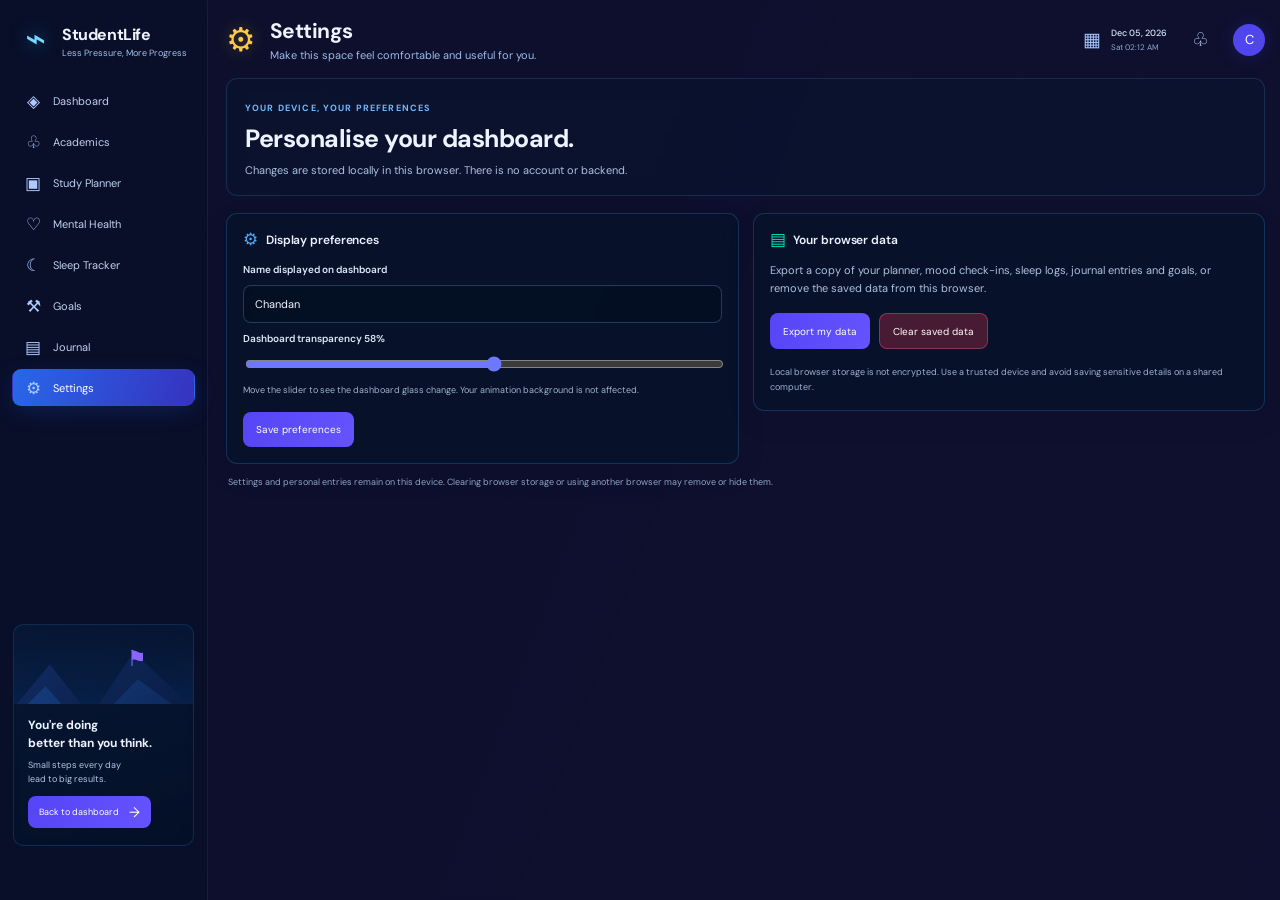
<file: StudentLife/settings.html>
<!DOCTYPE html>
<html lang="en">

<head>
    <meta charset="UTF-8">
    <meta name="viewport" content="width=device-width, initial-scale=1.0">
    <meta name="theme-color" content="#071326">
    <title>Settings | StudentLife</title>
    <link rel="stylesheet" href="style.css">
</head>

<body data-page="settings">
    <canvas class="webgl" aria-hidden="true"></canvas>
    <div class="app-shell">
        <aside class="sidebar">
            <a class="brand" href="index.html" aria-label="StudentLife dashboard"><span
                    class="brand-mark">⌁</span><span><strong>StudentLife</strong><small>Less Pressure, More
                        Progress</small></span></a>
            <nav class="navigation" aria-label="Main navigation">
                <a class="nav-link" href="index.html"><span class="nav-icon">◈</span>Dashboard</a><a class="nav-link"
                    href="academics.html"><span class="nav-icon">♧</span>Academics</a><a class="nav-link"
                    href="planner.html"><span class="nav-icon">▣</span>Study Planner</a><a class="nav-link"
                    href="wellbeing.html"><span class="nav-icon">♡</span>Mental Health</a><a class="nav-link"
                    href="sleep.html"><span class="nav-icon">☾</span>Sleep Tracker</a><a class="nav-link"
                    href="goals.html"><span class="nav-icon">⚒</span>Goals</a><a class="nav-link"
                    href="journal.html"><span class="nav-icon">▤</span>Journal</a><a class="nav-link is-active"
                    href="settings.html" aria-current="page"><span class="nav-icon">⚙</span>Settings</a>
            </nav>
            <section class="encouragement">
                <div class="mountain-art" aria-hidden="true"><span>⚑</span></div>
                <h2>You're doing<br>better than you think.</h2>
                <p>Small steps every day<br>lead to big results.</p><a class="button button-small"
                    href="index.html">Back to dashboard <span>→</span></a>
            </section>
        </aside>
        <main class="dashboard standalone-page">
            <header class="topbar">
                <div class="welcome"><span class="sun-icon" aria-hidden="true">⚙</span>
                    <div>
                        <h1>Settings</h1>
                        <p>Make this space feel comfortable and useful for you.</p>
                    </div>
                </div>
                <div class="top-actions">
                    <div class="date-display"><span class="action-icon">▦</span><span><strong
                                data-current-date></strong><small data-current-time></small></span></div><button
                        class="icon-button notification-button" type="button"
                        aria-label="Wellbeing reminder">♧</button><a class="profile-avatar" href="settings.html"
                        aria-label="Profile and settings">C</a>
                </div>
            </header>
            <section class="page-intro"><span class="page-eyebrow">YOUR DEVICE, YOUR PREFERENCES</span>
                <h2>Personalise your dashboard.</h2>
                <p>Changes are stored locally in this browser. There is no account or backend.</p>
            </section>
            <section class="section-layout">
                <article class="panel standalone-panel settings-panel">
                    <div class="panel-heading">
                        <h2><span class="heading-icon blue-text">⚙</span>Display preferences</h2>
                    </div>
                    <form class="page-form" id="settings-form"><label for="settings-name">Name displayed on
                            dashboard</label><input id="settings-name" name="profileName" maxlength="32" required><label
                            for="settings-glass">Dashboard transparency <span
                                id="settings-glass-value"></span></label><input id="settings-glass" name="glass"
                            type="range" min="32" max="82">
                        <p class="form-hint">Move the slider to see the dashboard glass change. Your animation
                            background is not affected.</p><button class="button button-primary page-button"
                            type="submit">Save preferences</button>
                    </form>
                </article>
                <article class="panel standalone-panel">
                    <div class="panel-heading">
                        <h2><span class="heading-icon teal-text">▤</span>Your browser data</h2>
                    </div>
                    <p class="panel-copy">Export a copy of your planner, mood check-ins, sleep logs, journal entries and
                        goals, or remove the saved data from this browser.</p>
                    <div class="settings-actions"><button class="button button-primary" type="button"
                            data-settings-action="export">Export my data</button><button class="button button-danger"
                            type="button" data-settings-action="clear">Clear saved data</button></div>
                    <p class="form-hint">Local browser storage is not encrypted. Use a trusted device and avoid saving
                        sensitive details on a shared computer.</p>
                </article>
            </section>
            <p class="privacy-note">Settings and personal entries remain on this device. Clearing browser storage or
                using another browser may remove or hide them.</p>
        </main>
    </div>
    <dialog class="app-dialog" aria-labelledby="dialog-title">
        <div class="dialog-header">
            <h2 id="dialog-title"></h2><button class="dialog-close" type="button" aria-label="Close dialog">×</button>
        </div>
        <div class="dialog-content"></div>
    </dialog>
    <div class="toast" role="status" aria-live="polite"></div>
    <script type="module" src="script.js"></script>
    <script src="page.js" defer></script>
</body>

</html>
</file>
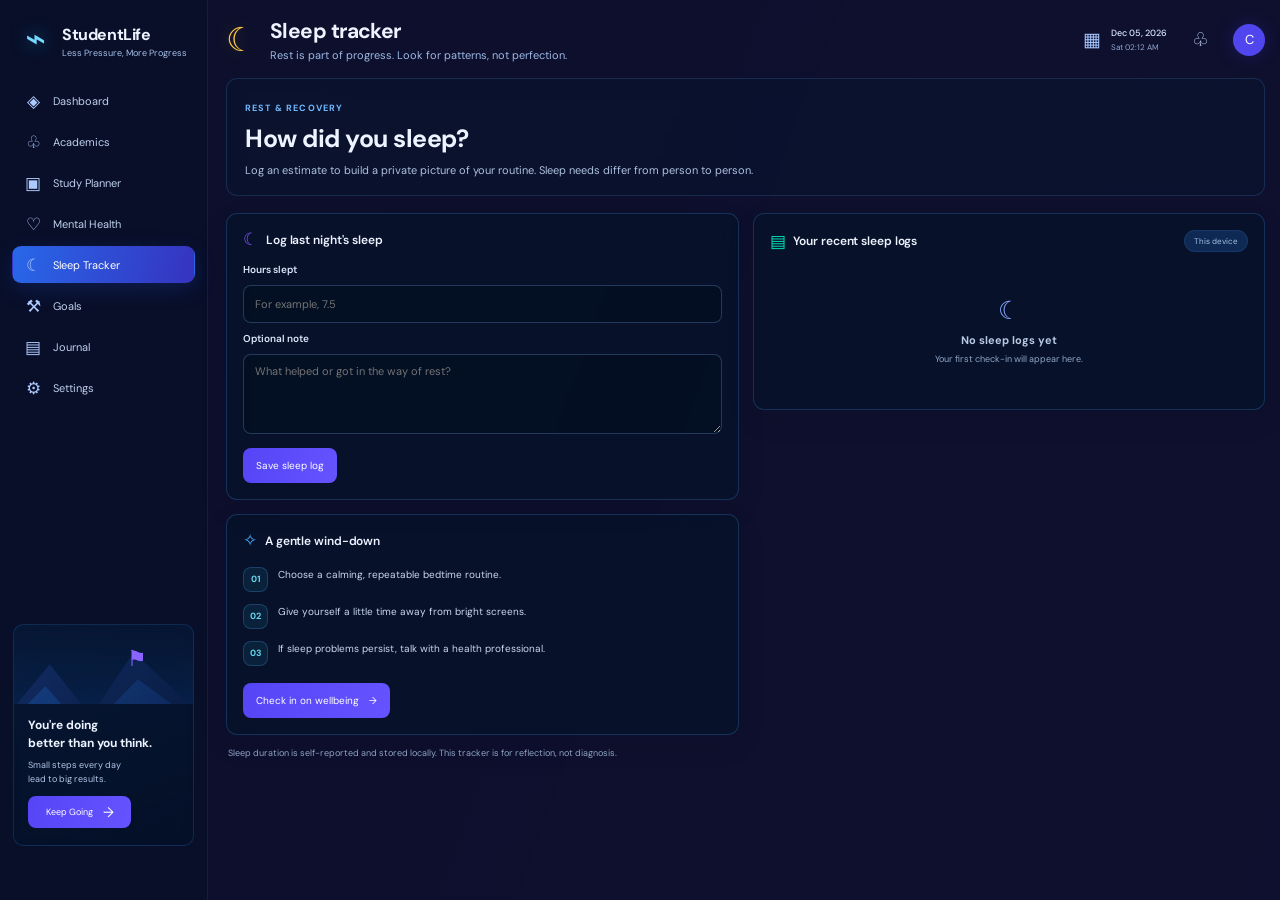
<file: StudentLife/sleep.html>
<!DOCTYPE html>
<html lang="en">

<head>
    <meta charset="UTF-8">
    <meta name="viewport" content="width=device-width, initial-scale=1.0">
    <meta name="theme-color" content="#071326">
    <title>Sleep Tracker | StudentLife</title>
    <link rel="stylesheet" href="style.css">
</head>

<body data-page="sleep">
    <canvas class="webgl" aria-hidden="true"></canvas>
    <div class="app-shell">
        <aside class="sidebar">
            <a class="brand" href="index.html" aria-label="StudentLife dashboard"><span
                    class="brand-mark">⌁</span><span><strong>StudentLife</strong><small>Less Pressure, More
                        Progress</small></span></a>
            <nav class="navigation" aria-label="Main navigation">
                <a class="nav-link" href="index.html"><span class="nav-icon">◈</span>Dashboard</a><a class="nav-link"
                    href="academics.html"><span class="nav-icon">♧</span>Academics</a><a class="nav-link"
                    href="planner.html"><span class="nav-icon">▣</span>Study Planner</a><a class="nav-link"
                    href="wellbeing.html"><span class="nav-icon">♡</span>Mental Health</a><a class="nav-link is-active"
                    href="sleep.html" aria-current="page"><span class="nav-icon">☾</span>Sleep Tracker</a><a
                    class="nav-link" href="goals.html"><span class="nav-icon">⚒</span>Goals</a><a class="nav-link"
                    href="journal.html"><span class="nav-icon">▤</span>Journal</a><a class="nav-link"
                    href="settings.html"><span class="nav-icon">⚙</span>Settings</a>
            </nav>
            <section class="encouragement">
                <div class="mountain-art" aria-hidden="true"><span>⚑</span></div>
                <h2>You're doing<br>better than you think.</h2>
                <p>Small steps every day<br>lead to big results.</p><a class="button button-small"
                    href="goals.html">Keep Going <span>→</span></a>
            </section>
        </aside>
        <main class="dashboard standalone-page">
            <header class="topbar">
                <div class="welcome"><span class="sun-icon" aria-hidden="true">☾</span>
                    <div>
                        <h1>Sleep tracker</h1>
                        <p>Rest is part of progress. Look for patterns, not perfection.</p>
                    </div>
                </div>
                <div class="top-actions">
                    <div class="date-display"><span class="action-icon">▦</span><span><strong
                                data-current-date></strong><small data-current-time></small></span></div><button
                        class="icon-button notification-button" type="button"
                        aria-label="Wellbeing reminder">♧</button><a class="profile-avatar" href="settings.html"
                        aria-label="Profile and settings">C</a>
                </div>
            </header>
            <section class="page-intro"><span class="page-eyebrow">REST &amp; RECOVERY</span>
                <h2>How did you sleep?</h2>
                <p>Log an estimate to build a private picture of your routine. Sleep needs differ from person to person.
                </p>
            </section>
            <section class="section-layout">
                <article class="panel standalone-panel">
                    <div class="panel-heading">
                        <h2><span class="heading-icon purple-text">☾</span>Log last night's sleep</h2>
                    </div>
                    <form class="page-form" id="sleep-form"><label for="sleep-hours-page">Hours slept</label><input
                            id="sleep-hours-page" name="hours" type="number" min="0" max="24" step="0.25" required
                            placeholder="For example, 7.5"><label for="sleep-note">Optional note</label><textarea
                            id="sleep-note" name="note" maxlength="240" rows="3"
                            placeholder="What helped or got in the way of rest?"></textarea><button
                            class="button button-primary page-button" type="submit">Save sleep log</button></form>
                </article>
                <article class="panel standalone-panel">
                    <div class="panel-heading">
                        <h2><span class="heading-icon teal-text">▤</span>Your recent sleep logs</h2><span
                            class="tag">This device</span>
                    </div>
                    <div class="entry-list" id="sleep-history"></div>
                    <div class="empty-state" id="sleep-empty"><span>☾</span><strong>No sleep logs yet</strong>
                        <p>Your first check-in will appear here.</p>
                    </div>
                </article>
                <article class="panel standalone-panel">
                    <div class="panel-heading">
                        <h2><span class="heading-icon blue-text">✧</span>A gentle wind-down</h2>
                    </div>
                    <div class="tip-list">
                        <div><b>01</b><span>Choose a calming, repeatable bedtime routine.</span></div>
                        <div><b>02</b><span>Give yourself a little time away from bright screens.</span></div>
                        <div><b>03</b><span>If sleep problems persist, talk with a health professional.</span></div>
                    </div>
                    <a class="button button-primary page-button" href="wellbeing.html">Check in on wellbeing
                        <span>→</span></a>
                </article>
            </section>
            <p class="privacy-note">Sleep duration is self-reported and stored locally. This tracker is for reflection,
                not diagnosis.</p>
        </main>
    </div>
    <dialog class="app-dialog" aria-labelledby="dialog-title">
        <div class="dialog-header">
            <h2 id="dialog-title"></h2><button class="dialog-close" type="button" aria-label="Close dialog">×</button>
        </div>
        <div class="dialog-content"></div>
    </dialog>
    <div class="toast" role="status" aria-live="polite"></div>
    <script type="module" src="script.js"></script>
    <script src="page.js" defer></script>
</body>

</html>
</file>
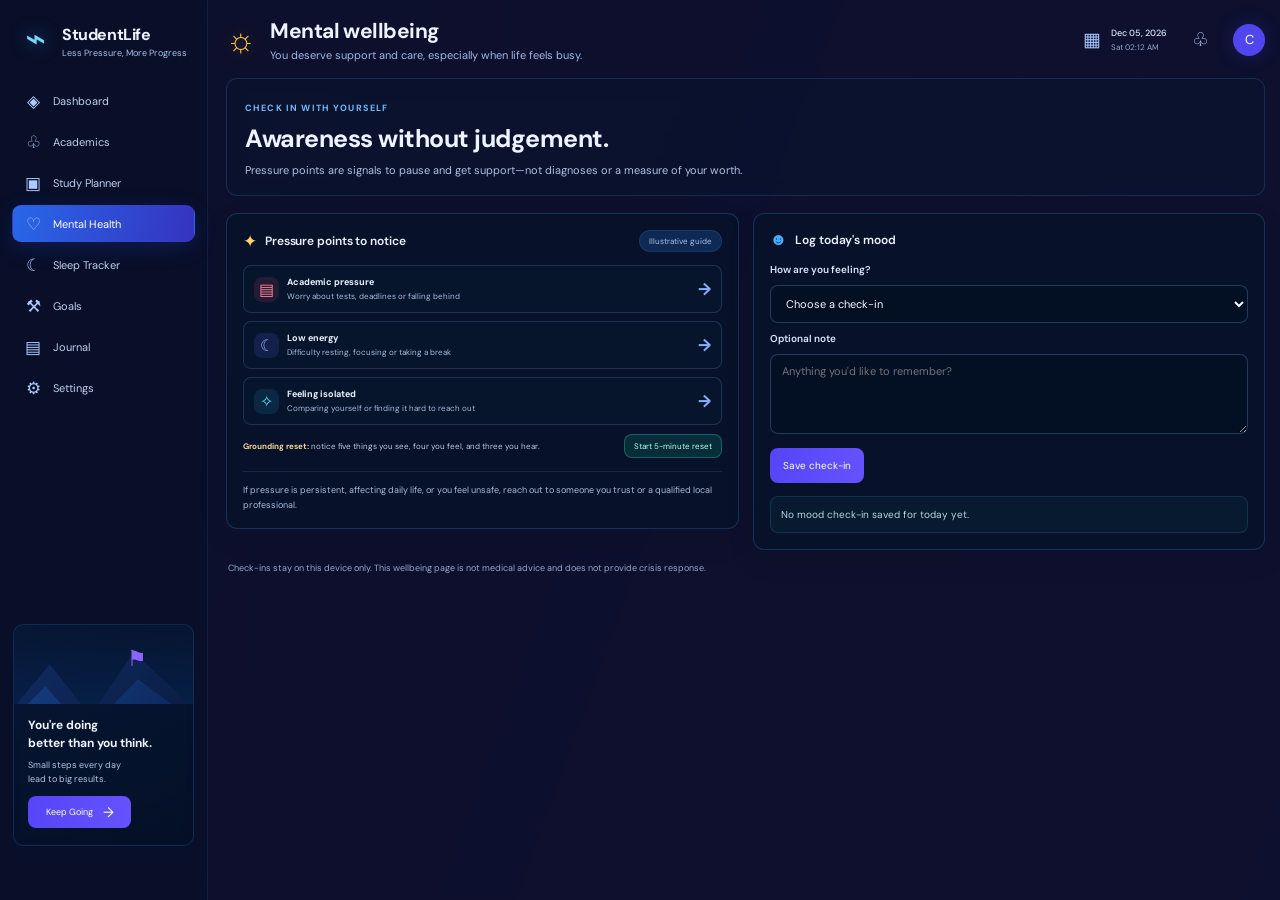
<file: StudentLife/wellbeing.html>
<!DOCTYPE html>
<html lang="en">

<head>
    <meta charset="UTF-8">
    <meta name="viewport" content="width=device-width, initial-scale=1.0">
    <meta name="theme-color" content="#071326">
    <title>Mental Wellbeing | StudentLife</title>
    <link rel="stylesheet" href="style.css">
</head>

<body data-page="wellbeing">
    <canvas class="webgl" aria-hidden="true"></canvas>
    <div class="app-shell">
        <aside class="sidebar">
            <a class="brand" href="index.html" aria-label="StudentLife dashboard"><span
                    class="brand-mark">⌁</span><span><strong>StudentLife</strong><small>Less Pressure, More
                        Progress</small></span></a>
            <nav class="navigation" aria-label="Main navigation">
                <a class="nav-link" href="index.html"><span class="nav-icon">◈</span>Dashboard</a><a class="nav-link"
                    href="academics.html"><span class="nav-icon">♧</span>Academics</a><a class="nav-link"
                    href="planner.html"><span class="nav-icon">▣</span>Study Planner</a><a class="nav-link is-active"
                    href="wellbeing.html" aria-current="page"><span class="nav-icon">♡</span>Mental Health</a><a
                    class="nav-link" href="sleep.html"><span class="nav-icon">☾</span>Sleep Tracker</a><a
                    class="nav-link" href="goals.html"><span class="nav-icon">⚒</span>Goals</a><a class="nav-link"
                    href="journal.html"><span class="nav-icon">▤</span>Journal</a><a class="nav-link"
                    href="settings.html"><span class="nav-icon">⚙</span>Settings</a>
            </nav>
            <section class="encouragement">
                <div class="mountain-art" aria-hidden="true"><span>⚑</span></div>
                <h2>You're doing<br>better than you think.</h2>
                <p>Small steps every day<br>lead to big results.</p><a class="button button-small"
                    href="goals.html">Keep Going <span>→</span></a>
            </section>
        </aside>
        <main class="dashboard standalone-page">
            <header class="topbar">
                <div class="welcome"><span class="sun-icon" aria-hidden="true">☼</span>
                    <div>
                        <h1>Mental wellbeing</h1>
                        <p>You deserve support and care, especially when life feels busy.</p>
                    </div>
                </div>
                <div class="top-actions">
                    <div class="date-display"><span class="action-icon">▦</span><span><strong
                                data-current-date></strong><small data-current-time></small></span></div><button
                        class="icon-button notification-button" type="button"
                        aria-label="Wellbeing reminder">♧</button><a class="profile-avatar" href="settings.html"
                        aria-label="Profile and settings">C</a>
                </div>
            </header>
            <section class="page-intro"><span class="page-eyebrow">CHECK IN WITH YOURSELF</span>
                <h2>Awareness without judgement.</h2>
                <p>Pressure points are signals to pause and get support—not diagnoses or a measure of your worth.</p>
            </section>
            <section class="section-layout">
                <article class="panel standalone-panel wellbeing-main">
                    <div class="panel-heading">
                        <h2><span class="heading-icon yellow-text">✦</span>Pressure points to notice</h2><span
                            class="tag">Illustrative guide</span>
                    </div>
                    <div class="pressure-points page-pressure-points"><button class="pressure-point" type="button"
                            data-topic="academic"><span class="pressure-point-icon">▤</span><span><strong>Academic
                                    pressure</strong><small>Worry about tests, deadlines or falling
                                    behind</small></span><b>→</b></button><button class="pressure-point pressure-sleep"
                            type="button" data-topic="sleep"><span class="pressure-point-icon">☾</span><span><strong>Low
                                    energy</strong><small>Difficulty resting, focusing or taking a
                                    break</small></span><b>→</b></button><button class="pressure-point pressure-future"
                            type="button" data-topic="future"><span
                                class="pressure-point-icon">✧</span><span><strong>Feeling
                                    isolated</strong><small>Comparing yourself or finding it hard to reach
                                    out</small></span><b>→</b></button></div>
                    <div class="awareness-footer">
                        <p><strong>Grounding reset:</strong> notice five things you see, four you feel, and three you
                            hear.</p><button class="button breathing-button" type="button" data-action="breathing">Start
                            5-minute reset</button>
                    </div>
                    <p class="support-note">If pressure is persistent, affecting daily life, or you feel unsafe, reach
                        out to someone you trust or a qualified local professional.</p>
                </article>
                <article class="panel standalone-panel">
                    <div class="panel-heading">
                        <h2><span class="heading-icon blue-text">☻</span>Log today's mood</h2>
                    </div>
                    <form class="page-form" id="wellbeing-mood-form"><label for="wellbeing-rating">How are you
                            feeling?</label><select id="wellbeing-rating" name="rating" required>
                            <option value="">Choose a check-in</option>
                            <option value="1">Very low</option>
                            <option value="2">Low</option>
                            <option value="3">Okay</option>
                            <option value="4">Good</option>
                            <option value="5">Great</option>
                        </select><label for="wellbeing-note">Optional note</label><textarea id="wellbeing-note"
                            name="note" maxlength="240" rows="3"
                            placeholder="Anything you'd like to remember?"></textarea><button
                            class="button button-primary page-button" type="submit">Save check-in</button></form>
                    <div class="saved-checkin" id="saved-checkin"></div>
                </article>
            </section>
            <p class="privacy-note">Check-ins stay on this device only. This wellbeing page is not medical advice and
                does not provide crisis response.</p>
        </main>
    </div>
    <dialog class="app-dialog" aria-labelledby="dialog-title">
        <div class="dialog-header">
            <h2 id="dialog-title"></h2><button class="dialog-close" type="button" aria-label="Close dialog">×</button>
        </div>
        <div class="dialog-content"></div>
    </dialog>
    <div class="toast" role="status" aria-live="polite"></div>
    <script type="module" src="script.js"></script>
    <script src="page.js" defer></script>
</body>

</html>
</file>
<file: StudentLife/style.css>
@import url("https://fonts.googleapis.com/css2?family=DM+Sans:wght@400;500;600;700;800&display=swap");

:root {
    color-scheme: dark;
    font-family: "DM Sans", "Segoe UI", sans-serif;
    font-synthesis: none;
    text-rendering: optimizeLegibility;
    --text: #edf3ff;
    --muted: #91a8cf;
    --panel: rgba(5, 19, 40, .88);
    --border: rgba(48, 111, 183, .34);
    --blue: #347bff;
    --teal: #16dfc0;
    --purple: #a34cff;
}

* {
    box-sizing: border-box;
}

html {
    min-width: 320px;
    scroll-behavior: smooth;
}

body {
    margin: 0;
    min-height: 100vh;
    color: var(--text);
    background: hsl(240, 50%, 13%);
}

button, a {
    font: inherit;
}

button {
    color: inherit;
}

.webgl {
    position: fixed;
    inset: 0;
    z-index: 0;
    display: block;
    width: 100%;
    height: 100%;
    pointer-events: none;
}

.app-shell {
    position: relative;
    z-index: 1;
    display: grid;
    grid-template-columns: 208px minmax(0, 1fr);
    min-height: 100vh;
    background: linear-gradient(110deg, rgba(4, 13, 30, .88), rgba(4, 14, 32, .72));
}

.sidebar {
    position: sticky;
    top: 0;
    display: flex;
    flex-direction: column;
    height: 100vh;
    min-height: 650px;
    padding: 20px 12px 54px;
    border-right: 1px solid rgba(45, 102, 166, .2);
    background: rgba(5, 17, 37, .72);
}

.brand {
    display: flex;
    align-items: center;
    gap: 11px;
    min-height: 42px;
    margin: 0 8px 20px;
    color: inherit;
    text-decoration: none;
}

.brand-mark {
    display: grid;
    width: 38px;
    height: 38px;
    place-items: center;
    color: #74d8ff;
    font-size: 35px;
    font-weight: 800;
    line-height: 1;
    text-shadow: 0 0 18px rgba(49, 182, 255, .6);
    transform: rotate(180deg);
}

.brand strong, .brand small {
    display: block;
}

.brand strong {
    font-size: 16px;
    letter-spacing: -.4px;
}

.brand small {
    margin-top: 2px;
    color: #a6c1ea;
    font-size: 9px;
    white-space: nowrap;
}

.navigation {
    display: grid;
    gap: 4px;
}

.nav-link {
    display: flex;
    align-items: center;
    gap: 12px;
    min-height: 37px;
    padding: 0 12px;
    border: 1px solid transparent;
    border-radius: 9px;
    color: #bfd0ed;
    font-size: 11px;
    text-decoration: none;
    transition: background .18s ease, color .18s ease;
}

.nav-link:hover, .nav-link.is-active {
    color: #fff;
    background: linear-gradient(105deg, #2867e9, #3633bf);
}

.nav-link.is-active {
    box-shadow: 0 6px 22px rgba(38, 78, 231, .2);
}

.nav-icon {
    width: 16px;
    color: #afcaff;
    font-size: 17px;
    text-align: center;
}

.encouragement {
    margin: auto 1px 0;
    padding: 0 14px 17px;
    overflow: hidden;
    border: 1px solid rgba(40, 100, 172, .3);
    border-radius: 10px;
    background: linear-gradient(160deg, rgba(8, 28, 61, .86), rgba(4, 17, 39, .95));
}

.mountain-art {
    position: relative;
    display: grid;
    height: 79px;
    margin: 0 -14px 13px;
    place-items: center;
    overflow: hidden;
    color: #6076ff;
    background: linear-gradient(180deg, transparent, rgba(8, 39, 84, .65));
}

.mountain-art::before, .mountain-art::after {
    position: absolute;
    right: -10%;
    bottom: -40px;
    left: -10%;
    height: 100px;
    background: linear-gradient(135deg, #122c64, #081b3f);
    clip-path: polygon(0 85%, 25% 20%, 44% 72%, 64% 8%, 100% 80%, 100% 100%, 0 100%);
    content: "";
}

.mountain-art::after {
    bottom: -51px;
    background: linear-gradient(130deg, #184790, #0b2456);
    clip-path: polygon(0 80%, 23% 31%, 42% 77%, 66% 24%, 100% 78%, 100% 100%, 0 100%);
    opacity: .8;
}

.mountain-art span {
    position: absolute;
    z-index: 1;
    top: 19px;
    left: 63%;
    color: #8b63ff;
    font-size: 22px;
}

.encouragement h2 {
    margin: 0;
    font-size: 12px;
    line-height: 1.45;
}

.encouragement p {
    margin: 7px 0 10px;
    color: #b4c7e7;
    font-size: 9px;
    line-height: 1.5;
}

.button {
    display: flex;
    align-items: center;
    justify-content: center;
    gap: 10px;
    border: 0;
    border-radius: 8px;
    color: white;
    background: linear-gradient(105deg, #5545f6, #6553ff);
    text-decoration: none;
    cursor: pointer;
}

.button-small {
    width: max-content;
    min-width: 103px;
    padding: 7px 11px;
    font-size: 9px;
}

.button-small span {
    font-size: 14px;
}

.dashboard {
    min-width: 0;
    max-width: 1600px;
    width: 100%;
    margin: 0 auto;
    padding: 16px 15px 19px 18px;
}

.topbar, .welcome, .top-actions {
    display: flex;
    align-items: center;
}

.topbar {
    min-height: 47px;
    justify-content: space-between;
    gap: 18px;
    margin-bottom: 15px;
}

.welcome {
    gap: 14px;
}

.sun-icon {
    color: #ffc943;
    font-size: 33px;
    line-height: 1;
    text-shadow: 0 0 16px rgba(255, 199, 66, .3);
}

.welcome h1 {
    margin: 0;
    font-size: clamp(18px, 1.8vw, 21px);
    letter-spacing: -.55px;
}

.welcome p {
    margin: 3px 0 0;
    color: #9db9e5;
    font-size: 11px;
}

.top-actions {
    gap: 17px;
}

.date-display {
    display: flex;
    align-items: center;
    gap: 10px;
    color: #dce8ff;
}

.action-icon {
    color: #a7c6ff;
    font-size: 19px;
}

.date-display strong, .date-display small {
    display: block;
    white-space: nowrap;
}

.date-display strong {
    font-size: 9px;
    font-weight: 500;
}

.date-display small {
    margin-top: 3px;
    color: var(--muted);
    font-size: 8px;
}

.icon-button, .profile-avatar {
    display: grid;
    position: relative;
    width: 32px;
    height: 32px;
    place-items: center;
    border: 0;
    background: transparent;
    cursor: pointer;
}

.icon-button {
    color: #c4d8ff;
    font-size: 19px;
}

.notification-button i {
    position: absolute;
    top: 4px;
    right: 4px;
    width: 6px;
    height: 6px;
    border-radius: 50%;
    background: #ff668c;
}

.profile-avatar {
    border-radius: 50%;
    background: #5146ee;
    box-shadow: 0 0 20px rgba(90, 70, 255, .22);
    font-size: 13px;
}

.metric-grid {
    display: grid;
    grid-template-columns: repeat(4, minmax(0, 1fr));
    gap: 13px;
    margin-bottom: 14px;
}

.metric-card, .panel, .quote-card {
    border: 1px solid var(--border);
    border-radius: 11px;
    background: var(--panel);
    box-shadow: 0 10px 30px rgba(0, 6, 20, .08);
}

.metric-card {
    position: relative;
    display: flex;
    align-items: flex-start;
    min-height: 123px;
    gap: 12px;
    padding: 10px 10px 10px;
    overflow: hidden;
}

.metric-pink { --accent: #ff385b; --border: rgba(255, 56, 91, .32); }
.metric-purple { --accent: #d34bff; --border: rgba(154, 61, 255, .38); }
.metric-teal { --accent: #00dbb0; --border: rgba(0, 219, 176, .26); }
.metric-blue { --accent: #28a5ff; --border: rgba(41, 129, 255, .34); }

.metric-icon {
    display: grid;
    flex: 0 0 49px;
    width: 49px;
    height: 49px;
    place-items: center;
    border: 1px solid var(--accent);
    border-radius: 50%;
    color: var(--accent);
    font-size: 22px;
    box-shadow: inset 0 0 15px color-mix(in srgb, var(--accent), transparent 90%);
}

.metric-content {
    position: relative;
    z-index: 1;
    min-width: 0;
}

.metric-content h2 {
    margin: 7px 0 2px;
    color: color-mix(in srgb, var(--accent), white 26%);
    font-size: 11px;
    font-weight: 600;
    white-space: nowrap;
}

.metric-value {
    margin: 0;
    font-size: 27px;
    font-weight: 700;
    letter-spacing: -.8px;
    line-height: 1.15;
}

.metric-value span {
    color: #c4d3ed;
    font-size: 12px;
    font-weight: 400;
    letter-spacing: 0;
}

.metric-change {
    margin: 8px 0 0;
    color: var(--accent);
    font-size: 10px;
    font-weight: 600;
    white-space: nowrap;
}

.metric-change span {
    display: block;
    margin-top: 2px;
    color: #9ab0d2;
    font-size: 9px;
    font-weight: 400;
}

.metric-change.positive {
    color: #00dbb0;
}

.sparkline {
    position: absolute;
    right: 9px;
    bottom: 20px;
    width: 38%;
    height: 34px;
    overflow: visible;
}

.sparkline path {
    fill: none;
    stroke: var(--accent);
    stroke-width: 2.7;
}

.content-grid {
    display: grid;
    grid-template-columns: minmax(300px, 1.35fr) minmax(240px, 1fr) minmax(240px, .98fr);
    grid-template-areas:
        "trend breakdown insights"
        "focus tasks insights"
        "quote week mood"
        "quote week quick";
    gap: 14px;
}

.panel {
    min-width: 0;
    padding: 12px;
}

.trend-panel { grid-area: trend; min-height: 230px; }
.breakdown-panel { grid-area: breakdown; min-height: 230px; }
.insights-panel { grid-area: insights; min-height: 259px; }
.focus-panel { grid-area: focus; min-height: 177px; }
.tasks-panel { grid-area: tasks; min-height: 177px; }
.quote-card { grid-area: quote; min-height: 97px; }
.week-panel { grid-area: week; min-height: 97px; }
.mood-panel { grid-area: mood; min-height: 143px; }
.quick-panel { grid-area: quick; min-height: 97px; }

.panel-heading {
    display: flex;
    align-items: center;
    justify-content: space-between;
    gap: 8px;
    min-height: 19px;
}

.panel-heading h2 {
    display: flex;
    align-items: center;
    gap: 8px;
    min-width: 0;
    margin: 0;
    font-size: 12px;
    font-weight: 600;
    letter-spacing: -.1px;
    white-space: nowrap;
}

.heading-icon {
    font-size: 17px;
    font-weight: 700;
    line-height: 1;
}

.purple-text { color: #8358ff; }
.blue-text { color: #48adff; }
.cyan-text { color: #58ccff; }
.teal-text { color: #00e5bb; }

.segmented-control {
    display: flex;
    padding: 1px;
    border: 1px solid rgba(48, 110, 184, .26);
    border-radius: 10px;
    background: rgba(6, 25, 53, .8);
}

.segmented-control button {
    padding: 4px 9px;
    border: 0;
    border-radius: 8px;
    color: #9db4d8;
    background: transparent;
    font-size: 9px;
    cursor: pointer;
}

.segmented-control button.is-selected {
    color: white;
    background: #3159f7;
    box-shadow: 0 0 12px rgba(60, 86, 255, .35);
}

.chart {
    display: grid;
    grid-template-columns: 20px 1fr;
    gap: 7px;
    height: 141px;
    margin-top: 14px;
}

.chart-y-labels {
    display: flex;
    flex-direction: column;
    justify-content: space-between;
    padding-bottom: 0;
    color: #d4e0f6;
    font-size: 9px;
}

.chart-area {
    position: relative;
    min-width: 0;
    height: 100%;
}

.chart-area svg {
    display: block;
    width: 100%;
    height: 100%;
    overflow: visible;
}

.chart-gridline {
    fill: none;
    stroke: rgba(94, 132, 190, .18);
    stroke-width: 1;
    vector-effect: non-scaling-stroke;
}

.chart-area-fill {
    fill: url(#chart-fill);
}

.chart-line {
    fill: none;
    stroke: #a450ff;
    stroke-width: 3;
    vector-effect: non-scaling-stroke;
}

.chart-points circle {
    fill: #f2eaff;
    stroke: #a450ff;
    stroke-width: 3;
    vector-effect: non-scaling-stroke;
}

.chart-tooltip {
    position: absolute;
    top: -8px;
    right: -3px;
    padding: 4px 7px;
    border-radius: 6px;
    background: linear-gradient(145deg, #a740ff, #6e39ed);
    box-shadow: 0 4px 12px rgba(117, 42, 245, .25);
    font-size: 11px;
    font-weight: 700;
    text-align: center;
}

.chart-tooltip small {
    display: block;
    font-size: 8px;
    font-weight: 500;
}

.chart-x-labels {
    display: flex;
    justify-content: space-between;
    margin: 8px 0 0 26px;
    color: #b3c2de;
    font-size: 8px;
}

.breakdown-content {
    display: flex;
    align-items: center;
    justify-content: space-around;
    gap: 10px;
    height: 178px;
    padding-top: 8px;
}

.donut {
    display: grid;
    flex: 0 0 128px;
    width: 128px;
    height: 128px;
    place-items: center;
    border-radius: 50%;
    background: conic-gradient(#ff6079 0 35%, #ffb632 35% 55%, #2bd5e8 55% 70%, #277af4 70% 80%, #a447ec 80% 90%, #d653f1 90% 100%);
    transform: rotate(-22deg);
}

.donut > div {
    display: flex;
    width: 83px;
    height: 83px;
    flex-direction: column;
    align-items: center;
    justify-content: center;
    border-radius: 50%;
    background: #07172e;
    transform: rotate(22deg);
}

.donut span {
    color: #bdcce3;
    font-size: 9px;
    line-height: 1.3;
    text-align: center;
}

.donut strong {
    margin-top: 2px;
    font-size: 15px;
}

.donut small {
    color: #c1d0ea;
    font-size: 9px;
    font-weight: 400;
}

.legend {
    display: grid;
    flex: 1;
    gap: 13px;
    min-width: 105px;
    margin: 0;
    padding: 0;
    list-style: none;
}

.legend li {
    min-width: 0;
}

.legend li button {
    display: grid;
    grid-template-columns: 9px minmax(0, 1fr) auto;
    align-items: center;
    gap: 6px;
    width: 100%;
    min-height: 20px;
    padding: 3px 0;
    border: 0;
    color: #c7d5ed;
    background: transparent;
    font: inherit;
    font-size: 9px;
    text-align: left;
    white-space: nowrap;
    cursor: pointer;
}

.legend li button:hover {
    color: #fff;
}

.legend li button strong {
    color: #e8effb;
    font-size: 9px;
    font-weight: 500;
}

.legend i {
    width: 9px;
    height: 9px;
    border-radius: 50%;
}

.legend-pink { background: #ff6079; }
.legend-yellow { background: #ffbd36; }
.legend-cyan { background: #2bd5e8; }
.legend-blue { background: #32aaff; }
.legend-purple { background: #a447ec; }
.legend-violet { background: #d653f1; }

.tag {
    padding: 5px 9px;
    border: 1px solid rgba(54, 111, 187, .22);
    border-radius: 12px;
    color: #aac4e9;
    background: rgba(22, 70, 130, .48);
    font-size: 8px;
    white-space: nowrap;
}

.insight-list {
    display: grid;
    gap: 7px;
    margin-top: 9px;
}

.insight {
    display: flex;
    min-height: 52px;
    align-items: center;
    gap: 9px;
    padding: 6px;
    border: 1px solid rgba(48, 112, 180, .28);
    border-radius: 9px;
    background: rgba(8, 33, 65, .72);
}

.insight-emoji {
    display: grid;
    flex: 0 0 28px;
    width: 28px;
    height: 28px;
    place-items: center;
    border-radius: 50%;
    background: rgba(255, 82, 117, .17);
    color: #ff879b;
    font-size: 18px;
    font-weight: 700;
}

.insight-sleep .insight-emoji {
    color: #9aaeff;
    background: rgba(79, 102, 239, .2);
}

.insight-good .insight-emoji {
    color: #ffc337;
    background: rgba(255, 191, 50, .15);
}

.insight strong {
    display: block;
    margin-bottom: 3px;
    color: #ff9eb2;
    font-size: 9px;
    font-weight: 600;
}

.insight-sleep strong { color: #88baff; }
.insight-good strong { color: #4be7c3; }

.insight p {
    margin: 0;
    color: #a9bedc;
    font-size: 8px;
    line-height: 1.4;
}

.report-button {
    min-height: 30px;
    margin-top: 9px;
    font-size: 9px;
}

.focus-panel, .tasks-panel, .week-panel, .mood-panel, .quick-panel {
    padding: 10px 12px;
}

.target-icon {
    margin-left: -4px;
    font-size: 13px;
}

.focus-content {
    display: flex;
    align-items: center;
    justify-content: space-between;
    gap: 12px;
    margin-top: 9px;
}

.progress-ring {
    display: grid;
    flex: 0 0 105px;
    width: 105px;
    height: 105px;
    place-items: center;
    border-radius: 50%;
    background: conic-gradient(#18d9b6 0 72%, #153960 72% 100%);
    transform: rotate(-90deg);
}

.progress-ring > div {
    display: flex;
    width: 83px;
    height: 83px;
    flex-direction: column;
    align-items: center;
    justify-content: center;
    border-radius: 50%;
    background: #07172e;
    transform: rotate(90deg);
}

.progress-ring strong {
    font-size: 21px;
}

.progress-ring span {
    color: #c5d2e9;
    font-size: 9px;
}

.focus-breakdown {
    flex: 1;
    min-width: 0;
}

.focus-breakdown > p {
    margin: 0 0 6px;
    color: #d4e0f3;
    font-size: 9px;
    line-height: 1.45;
}

.progress-row {
    display: grid;
    grid-template-columns: 68px minmax(25px, 1fr) 27px;
    align-items: center;
    gap: 5px;
    margin-top: 4px;
    color: #d2e0f6;
    font-size: 8px;
}

.progress-row > div {
    height: 7px;
    overflow: hidden;
    border-radius: 5px;
    background: rgba(36, 65, 108, .7);
}

.progress-row i {
    display: block;
    height: 100%;
    border-radius: inherit;
    background: linear-gradient(90deg, #28d8b6, #00a98a);
}

.progress-row b {
    font-size: 8px;
    font-weight: 400;
    text-align: right;
}

.progress-row.orange i { background: linear-gradient(90deg, #ffd447, #ff812c); }
.progress-row.pink i { background: linear-gradient(90deg, #ff5fc2, #df47ef); }
.progress-row.blue i { background: linear-gradient(90deg, #469cff, #6b74ff); }

.task-count {
    min-width: 36px;
    padding: 3px 8px;
    border: 1px solid rgba(51, 101, 172, .3);
    background: rgba(9, 27, 56, .75);
    font-size: 9px;
    text-align: center;
}

.task-list {
    display: grid;
    gap: 2px;
    margin: 6px 0 0;
    padding: 0;
    list-style: none;
}

.task-item, .task-item label {
    display: flex;
    align-items: center;
}

.task-item {
    justify-content: space-between;
    gap: 5px;
    min-height: 18px;
}

.task-item label {
    min-width: 0;
    gap: 7px;
    cursor: pointer;
}

.task-item input {
    position: absolute;
    width: 1px;
    height: 1px;
    opacity: 0;
}

.custom-checkbox {
    display: grid;
    flex: 0 0 12px;
    width: 12px;
    height: 12px;
    place-items: center;
    border: 1px solid #7992b6;
    border-radius: 3px;
    color: #04172c;
    background: transparent;
    font-size: 9px;
}

.task-item input:checked + .custom-checkbox {
    border-color: #36d8d0;
    background: #36d8d0;
}

.task-item input:checked + .custom-checkbox::after {
    content: "✓";
}

.task-item input:focus-visible + .custom-checkbox {
    outline: 2px solid #93baff;
    outline-offset: 2px;
}

.task-name {
    overflow: hidden;
    color: #d4e0f3;
    font-size: 9px;
    text-overflow: ellipsis;
    white-space: nowrap;
}

.task-item time {
    flex-shrink: 0;
    color: #a9c1e5;
    font-size: 8px;
}

.task-item.is-done .task-name {
    color: #8196b8;
    text-decoration: line-through;
}

.quote-card {
    position: relative;
    display: flex;
    flex-direction: column;
    justify-content: center;
    padding: 12px 15px 10px 22px;
    overflow: hidden;
    background:
        radial-gradient(ellipse at 83% 120%, rgba(243, 91, 176, .65), transparent 35%),
        linear-gradient(130deg, rgba(8, 33, 71, .98), rgba(27, 28, 88, .9) 58%, rgba(45, 44, 119, .8));
}

.quote-card::after {
    position: absolute;
    right: -1%;
    bottom: -25px;
    width: 58%;
    height: 85px;
    background: linear-gradient(150deg, #202354, #080f2b);
    clip-path: polygon(0 80%, 31% 27%, 53% 70%, 75% 11%, 100% 72%, 100% 100%, 0 100%);
    content: "";
    opacity: .8;
}

.quote-mark {
    position: absolute;
    top: 2px;
    left: 19px;
    color: #ffe061;
    font-size: 29px;
    font-weight: 700;
    line-height: 1;
}

.quote-card blockquote, .quote-card p {
    position: relative;
    z-index: 1;
    margin: 0;
}

.quote-card blockquote {
    margin-top: 10px;
    font-size: 10px;
    font-weight: 600;
    line-height: 1.5;
}

.quote-card p {
    margin-top: 6px;
    color: #cad7ef;
    font-size: 8px;
}

.quote-silhouette {
    position: absolute;
    z-index: 1;
    right: 19%;
    bottom: 18px;
    color: #060e23;
    font-size: 30px;
    text-shadow: 0 15px 0 #060e23;
}

.week-stats {
    display: grid;
    grid-template-columns: repeat(3, minmax(0, 1fr));
    gap: 6px;
    margin-top: 8px;
}

.week-stats > div {
    display: grid;
    grid-template-columns: 15px 1fr;
    align-items: center;
    column-gap: 5px;
    min-width: 0;
    padding: 7px 5px;
    border: 1px solid rgba(47, 115, 177, .19);
    border-radius: 8px;
    background: rgba(4, 30, 53, .66);
}

.week-stats > div > span {
    grid-row: span 2;
    color: #39c5ff;
    font-size: 14px;
}

.week-stats small {
    overflow: hidden;
    color: #c2d1e8;
    font-size: 7px;
    text-overflow: ellipsis;
    white-space: nowrap;
}

.week-stats strong {
    margin-top: 3px;
    font-size: 11px;
    white-space: nowrap;
}

.week-stats strong i {
    color: #38d9a7;
    font-size: 7px;
    font-style: normal;
    font-weight: 500;
}

.mood-range {
    padding: 4px 7px;
    color: #a9c4e9;
    background: rgba(15, 49, 91, .54);
    cursor: pointer;
}

.mood-days {
    display: grid;
    grid-template-columns: repeat(7, minmax(0, 1fr));
    gap: 4px;
    margin-top: 11px;
}

.mood-day {
    display: flex;
    min-width: 0;
    flex-direction: column;
    align-items: center;
    gap: 3px;
    padding: 6px 1px 5px;
    border: 1px solid rgba(44, 100, 161, .2);
    border-radius: 8px;
    background: rgba(7, 28, 57, .67);
    cursor: pointer;
    transition: border-color .16s ease, transform .16s ease;
}

.mood-day:hover, .mood-day.is-current {
    border-color: rgba(87, 147, 255, .68);
    transform: translateY(-2px);
}

.mood-day > span {
    color: #ffc257;
    font-size: 20px;
    line-height: 1.1;
}

.mood-day:nth-child(1) > span, .mood-day:nth-child(5) > span { color: #ff8b4e; }
.mood-day:nth-child(4) > span, .mood-day:nth-child(7) > span { color: #58e68d; }
.mood-day small {
    color: #c1cee4;
    font-size: 8px;
}

.mood-day b {
    display: grid;
    width: 17px;
    height: 17px;
    place-items: center;
    border-radius: 50%;
    color: #c9d6ed;
    background: rgba(23, 42, 76, .9);
    font-size: 8px;
    font-weight: 500;
}

.quick-actions {
    display: grid;
    grid-template-columns: 1fr 1fr;
    gap: 6px;
    margin-top: 8px;
}

.quick-actions button {
    display: flex;
    align-items: center;
    gap: 8px;
    min-width: 0;
    min-height: 29px;
    padding: 4px 9px;
    border: 1px solid rgba(50, 104, 184, .31);
    border-radius: 7px;
    color: #dce8ff;
    background: linear-gradient(105deg, rgba(13, 43, 86, .82), rgba(16, 31, 80, .78));
    font-size: 9px;
    cursor: pointer;
    transition: border-color .16s ease, background .16s ease;
}

.quick-actions button:hover {
    border-color: #627bff;
    background: rgba(50, 65, 163, .55);
}

.quick-actions button span {
    color: #61a8ff;
    font-size: 17px;
    line-height: 1;
}

.quick-actions button:nth-child(2) span { color: #75c3ff; }
.quick-actions button:nth-child(3) span { color: #b68bff; }
.quick-actions button:nth-child(4) span { color: #b69aff; }

.toast {
    position: fixed;
    z-index: 5;
    right: 22px;
    bottom: 20px;
    padding: 11px 16px;
    border: 1px solid rgba(83, 150, 255, .4);
    border-radius: 9px;
    color: #edf5ff;
    background: rgba(8, 26, 54, .96);
    box-shadow: 0 12px 34px rgba(0, 0, 0, .32);
    font-size: 12px;
    opacity: 0;
    pointer-events: none;
    transform: translateY(8px);
    transition: opacity .2s ease, transform .2s ease;
}

.toast.is-visible {
    opacity: 1;
    transform: translateY(0);
}

@media (min-width: 1500px) {
    .dashboard { padding-right: 24px; padding-left: 24px; }
    .metric-card { min-height: 135px; padding: 14px; }
    .content-grid { gap: 16px; }
    .trend-panel, .breakdown-panel { min-height: 255px; }
    .chart { height: 160px; }
}

@media (max-width: 1200px) {
    .app-shell { grid-template-columns: 190px minmax(0, 1fr); }
    .dashboard { padding-right: 12px; padding-left: 12px; }
    .content-grid {
        grid-template-columns: minmax(270px, 1.25fr) minmax(225px, 1fr);
        grid-template-areas:
            "trend breakdown"
            "focus tasks"
            "insights mood"
            "quote week"
            "quote quick";
    }
    .insights-panel { min-height: 0; }
    .insight-list { grid-template-columns: 1fr; }
    .metric-card { gap: 8px; padding: 9px; }
    .metric-icon { flex-basis: 42px; width: 42px; height: 42px; }
    .metric-content h2 { font-size: 10px; }
}

@media (max-width: 800px) {
    .app-shell { grid-template-columns: 64px minmax(0, 1fr); }
    .sidebar { align-items: center; padding: 15px 7px; }
    .brand { justify-content: center; margin: 0 0 22px; }
    .brand > span:last-child { display: none; }
    .nav-link { font-size: 0; }
    .brand-mark { width: 36px; }
    .navigation { width: 100%; }
    .nav-link { justify-content: center; padding: 0; }
    .nav-icon { width: auto; font-size: 18px; }
    .encouragement { display: none; }
    .dashboard { padding: 13px 10px; }
    .metric-grid { grid-template-columns: repeat(2, minmax(0, 1fr)); }
    .metric-card { min-height: 112px; }
    .topbar { align-items: flex-start; }
    .date-display { display: none; }
    .content-grid {
        grid-template-columns: minmax(0, 1fr);
        grid-template-areas:
            "trend"
            "breakdown"
            "focus"
            "tasks"
            "insights"
            "mood"
            "week"
            "quick"
            "quote";
    }
    .quote-card { min-height: 115px; }
}

@media (max-width: 480px) {
    .app-shell { grid-template-columns: 54px minmax(0, 1fr); }
    .sidebar { padding-right: 5px; padding-left: 5px; }
    .brand-mark { font-size: 30px; }
    .welcome { align-items: flex-start; gap: 8px; }
    .sun-icon { font-size: 25px; }
    .welcome h1 { font-size: 15px; }
    .welcome p { max-width: 195px; font-size: 9px; }
    .top-actions { gap: 5px; }
    .metric-grid { gap: 8px; }
    .metric-card { flex-direction: column; gap: 2px; min-height: 136px; padding: 9px; }
    .metric-icon { position: absolute; top: 9px; right: 9px; width: 35px; height: 35px; font-size: 17px; }
    .metric-content h2 { max-width: 105px; margin-top: 1px; font-size: 9px; white-space: normal; }
    .metric-value { font-size: 24px; }
    .metric-change { margin-top: 6px; font-size: 9px; }
    .metric-change span { max-width: 95px; font-size: 8px; }
    .sparkline { right: 5px; bottom: 8px; width: 43%; }
    .panel { padding: 10px; }
    .trend-panel { min-height: 215px; }
    .chart { height: 130px; }
    .breakdown-content { gap: 8px; }
    .donut { flex-basis: 110px; width: 110px; height: 110px; }
    .donut > div { width: 73px; height: 73px; }
    .legend { gap: 11px; min-width: 95px; }
    .legend li { font-size: 8px; }
    .wide-only { display: none; }
    .focus-content { gap: 8px; }
    .progress-ring { flex-basis: 88px; width: 88px; height: 88px; }
    .progress-ring > div { width: 70px; height: 70px; }
    .progress-ring strong { font-size: 18px; }
    .progress-row { grid-template-columns: 62px minmax(20px, 1fr) 24px; gap: 4px; }
    .task-name { font-size: 8px; }
    .task-item time { font-size: 7px; }
}

@media (prefers-reduced-motion: reduce) {
    *, *::before, *::after {
        scroll-behavior: auto !important;
        transition-duration: .01ms !important;
    }
}

:root {
    --glass-opacity: .58;
    --panel: rgba(5, 19, 40, var(--glass-opacity));
}

html {
    scroll-padding-top: 18px;
}

body {
    overflow-x: hidden;
}

.app-shell {
    background: linear-gradient(110deg, rgba(4, 13, 30, .28), rgba(4, 14, 32, .2));
}

.sidebar {
    background: rgba(5, 17, 37, .46);
    backdrop-filter: blur(12px);
    -webkit-backdrop-filter: blur(12px);
}

.encouragement {
    background: linear-gradient(160deg, rgba(8, 28, 61, .63), rgba(4, 17, 39, .72));
    backdrop-filter: blur(10px);
    -webkit-backdrop-filter: blur(10px);
}

.metric-card, .panel, .quote-card {
    background: var(--panel);
    backdrop-filter: blur(9px);
    -webkit-backdrop-filter: blur(9px);
}

.content-grid {
    grid-template-areas:
        "awareness awareness awareness"
        "trend breakdown insights"
        "focus tasks insights"
        "quote week mood"
        "quote week quick";
}

.awareness-panel {
    grid-area: awareness;
    min-height: 180px;
    background:
        linear-gradient(115deg, rgba(32, 35, 66, .16), rgba(10, 48, 70, .24)),
        var(--panel);
}

.yellow-text {
    color: #ffd46a;
}

.awareness-intro {
    max-width: 690px;
    margin: 8px 0 10px;
    color: #c0d0e9;
    font-size: 9px;
    line-height: 1.5;
}

.pressure-points {
    display: grid;
    grid-template-columns: repeat(3, minmax(0, 1fr));
    gap: 8px;
}

.pressure-point {
    display: grid;
    grid-template-columns: 26px minmax(0, 1fr) auto;
    align-items: center;
    gap: 7px;
    min-width: 0;
    padding: 8px;
    border: 1px solid rgba(99, 138, 196, .25);
    border-radius: 8px;
    color: var(--text);
    background: rgba(7, 27, 51, .34);
    text-align: left;
    cursor: pointer;
    transition: background .18s ease, border-color .18s ease, transform .18s ease;
}

.pressure-point:hover {
    border-color: rgba(115, 162, 238, .65);
    background: rgba(28, 58, 96, .55);
    transform: translateY(-1px);
}

.pressure-point-icon {
    display: grid;
    width: 25px;
    height: 25px;
    place-items: center;
    border-radius: 8px;
    color: #ff8198;
    background: rgba(255, 77, 113, .12);
}

.pressure-sleep .pressure-point-icon {
    color: #9daeff;
    background: rgba(92, 106, 239, .15);
}

.pressure-future .pressure-point-icon {
    color: #56d8ff;
    background: rgba(42, 180, 223, .13);
}

.pressure-point > span:nth-child(2) {
    min-width: 0;
}

.pressure-point strong, .pressure-point small {
    display: block;
}

.pressure-point strong {
    overflow: hidden;
    font-size: 9px;
    text-overflow: ellipsis;
    white-space: nowrap;
}

.pressure-point small {
    margin-top: 3px;
    color: #a7bbd9;
    font-size: 8px;
    font-weight: 400;
    line-height: 1.3;
}

.pressure-point > b {
    color: #f6d2dc;
    font-size: 13px;
    white-space: nowrap;
}

.pressure-point > b small {
    display: inline;
    margin: 0;
    color: #aec0dd;
    font-size: 8px;
}

.awareness-footer {
    display: flex;
    align-items: center;
    justify-content: space-between;
    gap: 8px;
    margin-top: 9px;
}

.awareness-footer p {
    margin: 0;
    color: #b9cbe7;
    font-size: 8px;
    line-height: 1.4;
}

.awareness-footer p strong {
    color: #f3d88f;
}

.breathing-button {
    flex: 0 0 auto;
    padding: 6px 9px;
    border: 1px solid rgba(57, 216, 185, .32);
    color: #b7ffed;
    background: rgba(10, 97, 91, .35);
    font-size: 8px;
}

.breathing-button:hover {
    background: rgba(10, 123, 107, .55);
}

.sleep-stat {
    display: grid;
    grid-template-columns: 15px 1fr;
    align-items: center;
    column-gap: 5px;
    min-width: 0;
    padding: 7px 5px;
    border: 1px solid rgba(47, 115, 177, .19);
    border-radius: 8px;
    color: inherit;
    background: rgba(4, 30, 53, .5);
    text-align: left;
    cursor: pointer;
}

.sleep-stat:hover {
    border-color: rgba(83, 201, 229, .5);
    background: rgba(15, 65, 86, .52);
}

.sleep-stat > span {
    grid-row: span 2;
    color: #9b9bff;
    font-size: 14px;
}

.sleep-stat small {
    overflow: hidden;
    color: #c2d1e8;
    font-size: 7px;
    text-overflow: ellipsis;
    white-space: nowrap;
}

.sleep-stat strong {
    margin-top: 3px;
    font-size: 11px;
    white-space: nowrap;
}

.mood-days:has(.mood-day:nth-child(8)) {
    max-height: 86px;
    overflow-y: auto;
    grid-template-columns: repeat(7, minmax(0, 1fr));
}

.mood-day.has-mood > span {
    color: #61e3bc;
}

.app-dialog {
    width: min(440px, calc(100vw - 32px));
    max-height: min(82vh, 720px);
    padding: 0;
    overflow: auto;
    border: 1px solid rgba(97, 143, 213, .4);
    border-radius: 14px;
    color: var(--text);
    background: rgba(7, 21, 44, .96);
    box-shadow: 0 22px 80px rgba(0, 0, 0, .55), 0 0 40px rgba(40, 80, 180, .12);
    backdrop-filter: blur(20px);
    -webkit-backdrop-filter: blur(20px);
}

.privacy-note {
    margin: 12px 2px 0;
    color: #92a7c9;
    font-size: 9px;
    line-height: 1.5;
}

.app-dialog::backdrop {
    background: rgba(2, 8, 19, .66);
    backdrop-filter: blur(4px);
}

.dialog-header {
    position: sticky;
    z-index: 1;
    top: 0;
    display: flex;
    align-items: center;
    justify-content: space-between;
    gap: 12px;
    padding: 15px 18px;
    border-bottom: 1px solid rgba(73, 119, 181, .22);
    background: rgba(7, 21, 44, .96);
}

.dialog-header h2 {
    margin: 0;
    font-size: 16px;
}

.dialog-close {
    display: grid;
    width: 30px;
    height: 30px;
    place-items: center;
    border: 1px solid rgba(114, 145, 187, .25);
    border-radius: 8px;
    color: #d8e5fa;
    background: rgba(30, 51, 82, .55);
    font-size: 21px;
    cursor: pointer;
}

.dialog-content {
    padding: 17px 18px 19px;
}

.dialog-form, .report-content {
    display: grid;
    gap: 10px;
}

.dialog-form > label, .mood-options legend {
    color: #dce8fb;
    font-size: 11px;
    font-weight: 600;
}

.dialog-form input:not([type="radio"]):not([type="range"]), .dialog-form textarea {
    width: 100%;
    padding: 10px 11px;
    border: 1px solid rgba(100, 145, 203, .35);
    border-radius: 8px;
    outline: none;
    color: #f4f7ff;
    background: rgba(3, 14, 31, .75);
    font: inherit;
    font-size: 12px;
}

.dialog-form input:focus, .dialog-form textarea:focus {
    border-color: #6097ff;
    box-shadow: 0 0 0 3px rgba(64, 119, 244, .16);
}

.dialog-form input::placeholder, .dialog-form textarea::placeholder {
    color: #7f96b8;
}

.dialog-form input[type="range"] {
    width: 100%;
    accent-color: #6b78ff;
}

.dialog-form textarea {
    resize: vertical;
}

.form-hint, .report-content p {
    margin: 0;
    color: #aebfda;
    font-size: 11px;
    line-height: 1.6;
}

.dialog-actions {
    display: flex;
    justify-content: flex-end;
    gap: 8px;
    margin-top: 5px;
}

.dialog-actions .button {
    min-height: 36px;
    padding: 0 14px;
    font-size: 11px;
}

.mood-options {
    display: grid;
    grid-template-columns: repeat(5, 1fr);
    gap: 6px;
    margin: 0;
    padding: 0;
    border: 0;
}

.mood-options legend {
    margin-bottom: 7px;
}

.mood-option {
    display: flex;
    min-width: 0;
    flex-direction: column;
    align-items: center;
    gap: 4px;
    padding: 8px 2px;
    border: 1px solid rgba(91, 128, 180, .25);
    border-radius: 8px;
    background: rgba(14, 35, 65, .55);
    cursor: pointer;
}

.mood-option:has(input:checked) {
    border-color: #638aff;
    background: rgba(47, 75, 153, .42);
}

.mood-option input {
    position: absolute;
    opacity: 0;
}

.mood-option input:focus-visible + span {
    outline: 2px solid #9bb6ff;
}

.mood-option span {
    font-size: 20px;
}

.mood-option small {
    color: #bbcbe4;
    font-size: 8px;
}

.recent-entries {
    display: grid;
    gap: 6px;
    max-height: 130px;
    overflow: auto;
    padding: 9px;
    border: 1px solid rgba(80, 122, 181, .2);
    border-radius: 8px;
    background: rgba(5, 17, 36, .52);
}

.recent-entries h3, .recent-entries p {
    margin: 0;
    color: #c0cee3;
    font-size: 10px;
    line-height: 1.5;
}

.recent-entries time {
    margin-right: 5px;
    color: #88aaff;
}

.settings-tools {
    display: flex;
    justify-content: space-between;
    gap: 10px;
    margin-top: 3px;
}

.text-button {
    padding: 5px 0;
    border: 0;
    color: #9fc0ff;
    background: transparent;
    font-size: 10px;
    cursor: pointer;
}

.text-button:hover {
    color: white;
    text-decoration: underline;
}

.danger-button {
    color: #ff9da9;
}

.report-content ul {
    display: grid;
    gap: 9px;
    margin: 0;
    padding-left: 20px;
    color: #cad8ee;
    font-size: 11px;
    line-height: 1.5;
}

.report-content li::marker {
    color: #6f9fff;
}

.button:focus-visible, .icon-button:focus-visible, .profile-avatar:focus-visible,
.nav-link:focus-visible, .mood-day:focus-visible, .pressure-point:focus-visible,
.quick-actions button:focus-visible, .sleep-stat:focus-visible, .segmented-control button:focus-visible,
.text-button:focus-visible, .dialog-close:focus-visible {
    outline: 2px solid #a7c4ff;
    outline-offset: 2px;
}

@media (max-width: 1200px) {
    .content-grid {
        grid-template-areas:
            "awareness awareness"
            "trend breakdown"
            "focus tasks"
            "insights mood"
            "quote week"
            "quick quick";
    }
}

@media (max-width: 800px) {
    .content-grid {
        grid-template-areas:
            "awareness"
            "trend"
            "breakdown"
            "focus"
            "tasks"
            "insights"
            "mood"
            "week"
            "quick"
            "quote";
    }

    .pressure-points {
        grid-template-columns: 1fr;
    }

    .awareness-panel {
        min-height: 0;
    }

    .week-stats {
        grid-template-columns: repeat(2, minmax(0, 1fr));
    }

    .quick-actions {
        grid-template-columns: repeat(2, minmax(0, 1fr));
    }
}

@media (max-width: 480px) {
    .awareness-footer {
        align-items: flex-start;
        flex-direction: column;
    }

    .awareness-footer p {
        font-size: 9px;
    }

    .mood-days:has(.mood-day:nth-child(8)) {
        grid-template-columns: repeat(5, minmax(0, 1fr));
    }
}

.profile-avatar {
    color: white;
    text-decoration: none;
}

.standalone-page {
    min-height: 100vh;
}

.page-intro {
    margin: 7px 0 17px;
    padding: 16px 18px;
    border: 1px solid rgba(65, 121, 190, .25);
    border-radius: 11px;
    background: rgba(7, 25, 49, .34);
    backdrop-filter: blur(8px);
    -webkit-backdrop-filter: blur(8px);
}

.page-eyebrow {
    color: #72baff;
    font-size: 9px;
    font-weight: 700;
    letter-spacing: 1.15px;
}

.page-intro h2 {
    margin: 6px 0;
    font-size: clamp(19px, 2.3vw, 25px);
    letter-spacing: -.5px;
}

.page-intro h2 .tag {
    vertical-align: middle;
    font-size: 9px;
    font-weight: 500;
    letter-spacing: 0;
}

.page-intro p, .panel-copy {
    max-width: 760px;
    margin: 0;
    color: #aec1df;
    font-size: 11px;
    line-height: 1.65;
}

.section-layout {
    display: grid;
    grid-template-columns: repeat(2, minmax(0, 1fr));
    align-items: start;
    gap: 14px;
}

.standalone-panel {
    min-height: 180px;
    padding: 16px;
}

.academic-trend {
    grid-column: 1 / -1;
    min-height: 315px;
}

.academic-chart {
    height: 205px;
}

.panel-copy {
    margin-top: 12px;
}

.tip-list {
    display: grid;
    gap: 12px;
    margin-top: 17px;
}

.tip-list > div {
    display: flex;
    align-items: flex-start;
    gap: 10px;
    color: #cbd8ed;
    font-size: 10px;
    line-height: 1.5;
}

.tip-list b {
    display: grid;
    flex: 0 0 25px;
    width: 25px;
    height: 25px;
    place-items: center;
    border: 1px solid rgba(69, 151, 222, .28);
    border-radius: 8px;
    color: #67d8ed;
    background: rgba(16, 63, 91, .35);
    font-size: 9px;
}

.page-button {
    width: max-content;
    min-height: 35px;
    margin-top: 17px;
    padding: 0 13px;
    font-size: 10px;
}

.page-pressure-points {
    grid-template-columns: 1fr;
    margin-top: 13px;
}

.page-pressure-points .pressure-point {
    min-height: 48px;
    padding: 8px 10px;
}

.page-pressure-points .pressure-point > b {
    color: #89aaff;
    font-size: 17px;
}

.support-note {
    margin: 13px 0 0;
    padding-top: 11px;
    border-top: 1px solid rgba(95, 132, 179, .19);
    color: #a6bad9;
    font-size: 9px;
    line-height: 1.6;
}

.page-form {
    display: grid;
    gap: 9px;
    margin-top: 14px;
}

.page-form label {
    color: #dce8fb;
    font-size: 10px;
    font-weight: 600;
}

.page-form input:not([type="range"]), .page-form textarea, .page-form select, .inline-form input {
    width: 100%;
    min-height: 38px;
    padding: 9px 11px;
    border: 1px solid rgba(100, 145, 203, .33);
    border-radius: 8px;
    outline: none;
    color: #f4f7ff;
    background: rgba(3, 14, 31, .54);
    font: inherit;
    font-size: 11px;
}

.page-form textarea {
    min-height: 80px;
    resize: vertical;
}

.page-form select option {
    color: #edf3ff;
    background: #0b1d37;
}

.page-form input:focus, .page-form textarea:focus, .page-form select:focus, .inline-form input:focus {
    border-color: #6097ff;
    box-shadow: 0 0 0 3px rgba(64, 119, 244, .15);
}

.page-form input[type="range"] {
    width: 100%;
    accent-color: #6b78ff;
}

.page-form .page-button {
    margin-top: 5px;
}

.inline-form {
    display: flex;
    align-items: center;
    gap: 8px;
    margin-top: 16px;
}

.inline-button {
    flex: 0 0 auto;
    min-height: 37px;
    padding: 0 12px;
    font-size: 10px;
}

.planner-task-list {
    display: grid;
    gap: 5px;
    margin-top: 14px;
}

.planner-task {
    min-height: 42px;
    padding: 5px 7px;
    border: 1px solid rgba(50, 105, 166, .22);
    border-radius: 8px;
    background: rgba(6, 24, 47, .35);
}

.planner-task .task-name {
    font-size: 11px;
}

.planner-task time {
    margin-left: auto;
    color: #a9c1e5;
    font-size: 9px;
}

.delete-entry {
    display: grid;
    flex: 0 0 28px;
    width: 28px;
    height: 28px;
    place-items: center;
    border: 1px solid transparent;
    border-radius: 7px;
    color: #ff9eaa;
    background: transparent;
    font-size: 18px;
    cursor: pointer;
}

.delete-entry:hover {
    border-color: rgba(255, 121, 147, .3);
    background: rgba(164, 37, 66, .2);
}

.empty-state {
    display: grid;
    justify-items: center;
    gap: 6px;
    padding: 28px 15px;
    color: #b9c9e3;
    text-align: center;
}

.empty-state[hidden] {
    display: none;
}

.empty-state > span {
    color: #8ba5ff;
    font-size: 25px;
}

.empty-state strong {
    font-size: 11px;
}

.empty-state p {
    margin: 0;
    color: #91a8c9;
    font-size: 9px;
}

.saved-checkin {
    margin-top: 13px;
    padding: 10px;
    border: 1px solid rgba(50, 124, 163, .25);
    border-radius: 8px;
    color: #b9d7df;
    background: rgba(8, 54, 65, .28);
    font-size: 10px;
    line-height: 1.5;
}

.entry-list {
    display: grid;
    gap: 9px;
    margin-top: 14px;
}

.entry-card {
    padding: 11px 12px;
    border: 1px solid rgba(58, 112, 173, .24);
    border-radius: 9px;
    background: rgba(5, 22, 44, .38);
}

.entry-heading {
    display: flex;
    align-items: center;
    justify-content: space-between;
    gap: 10px;
    color: #e0ebfc;
    font-size: 11px;
}

.entry-heading > span {
    color: #69dfc5;
    font-size: 12px;
    font-weight: 700;
}

.entry-card time, .entry-card > p {
    display: block;
    margin: 6px 0 0;
    color: #9eb2d1;
    font-size: 9px;
}

.entry-card > p {
    color: #c4d2e9;
    font-size: 10px;
    line-height: 1.6;
    white-space: pre-wrap;
    overflow-wrap: anywhere;
}

.goal-list {
    display: grid;
    gap: 7px;
    margin: 14px 0 0;
    padding: 0;
    list-style: none;
}

.goal-item {
    display: flex;
    align-items: center;
    justify-content: space-between;
    gap: 8px;
    min-height: 43px;
    padding: 5px 7px;
    border: 1px solid rgba(50, 105, 166, .22);
    border-radius: 8px;
    background: rgba(6, 24, 47, .35);
}

.goal-item label {
    display: flex;
    min-width: 0;
    align-items: center;
    gap: 9px;
    cursor: pointer;
}

.goal-item input {
    position: absolute;
    width: 1px;
    height: 1px;
    opacity: 0;
}

.goal-check {
    display: grid;
    flex: 0 0 17px;
    width: 17px;
    height: 17px;
    place-items: center;
    border: 1px solid #7791b7;
    border-radius: 5px;
    color: #07192d;
}

.goal-item input:checked + .goal-check {
    border-color: #32d7bb;
    background: #32d7bb;
}

.goal-item input:checked + .goal-check::after {
    content: "✓";
}

.goal-item input:focus-visible + .goal-check {
    outline: 2px solid #a7c4ff;
    outline-offset: 2px;
}

.goal-name {
    overflow-wrap: anywhere;
    color: #d3e0f4;
    font-size: 10px;
}

.goal-item.is-done .goal-name {
    color: #8196b8;
    text-decoration: line-through;
}

.settings-actions {
    display: flex;
    flex-wrap: wrap;
    gap: 9px;
    margin: 16px 0;
}

.settings-actions .button {
    min-height: 36px;
    padding: 0 13px;
    font-size: 10px;
}

.button-danger {
    border: 1px solid rgba(255, 107, 132, .35);
    background: rgba(126, 38, 63, .55);
}

.button-danger:hover {
    background: rgba(153, 47, 76, .75);
}

.form-hint {
    margin: 0;
    color: #9fb2d0;
    font-size: 9px;
    line-height: 1.6;
}

.sr-only {
    position: absolute;
    width: 1px;
    height: 1px;
    padding: 0;
    overflow: hidden;
    clip: rect(0, 0, 0, 0);
    white-space: nowrap;
    border: 0;
}

@media (max-width: 800px) {
    .section-layout {
        grid-template-columns: minmax(0, 1fr);
    }

    .academic-trend {
        grid-column: auto;
    }

    .standalone-panel {
        min-height: 0;
    }
}

@media (max-width: 480px) {
    .page-intro {
        padding: 13px;
    }

    .standalone-panel {
        padding: 12px;
    }

    .inline-form {
        align-items: stretch;
        flex-direction: column;
    }

    .inline-button {
        min-height: 40px;
    }
}
</file>
